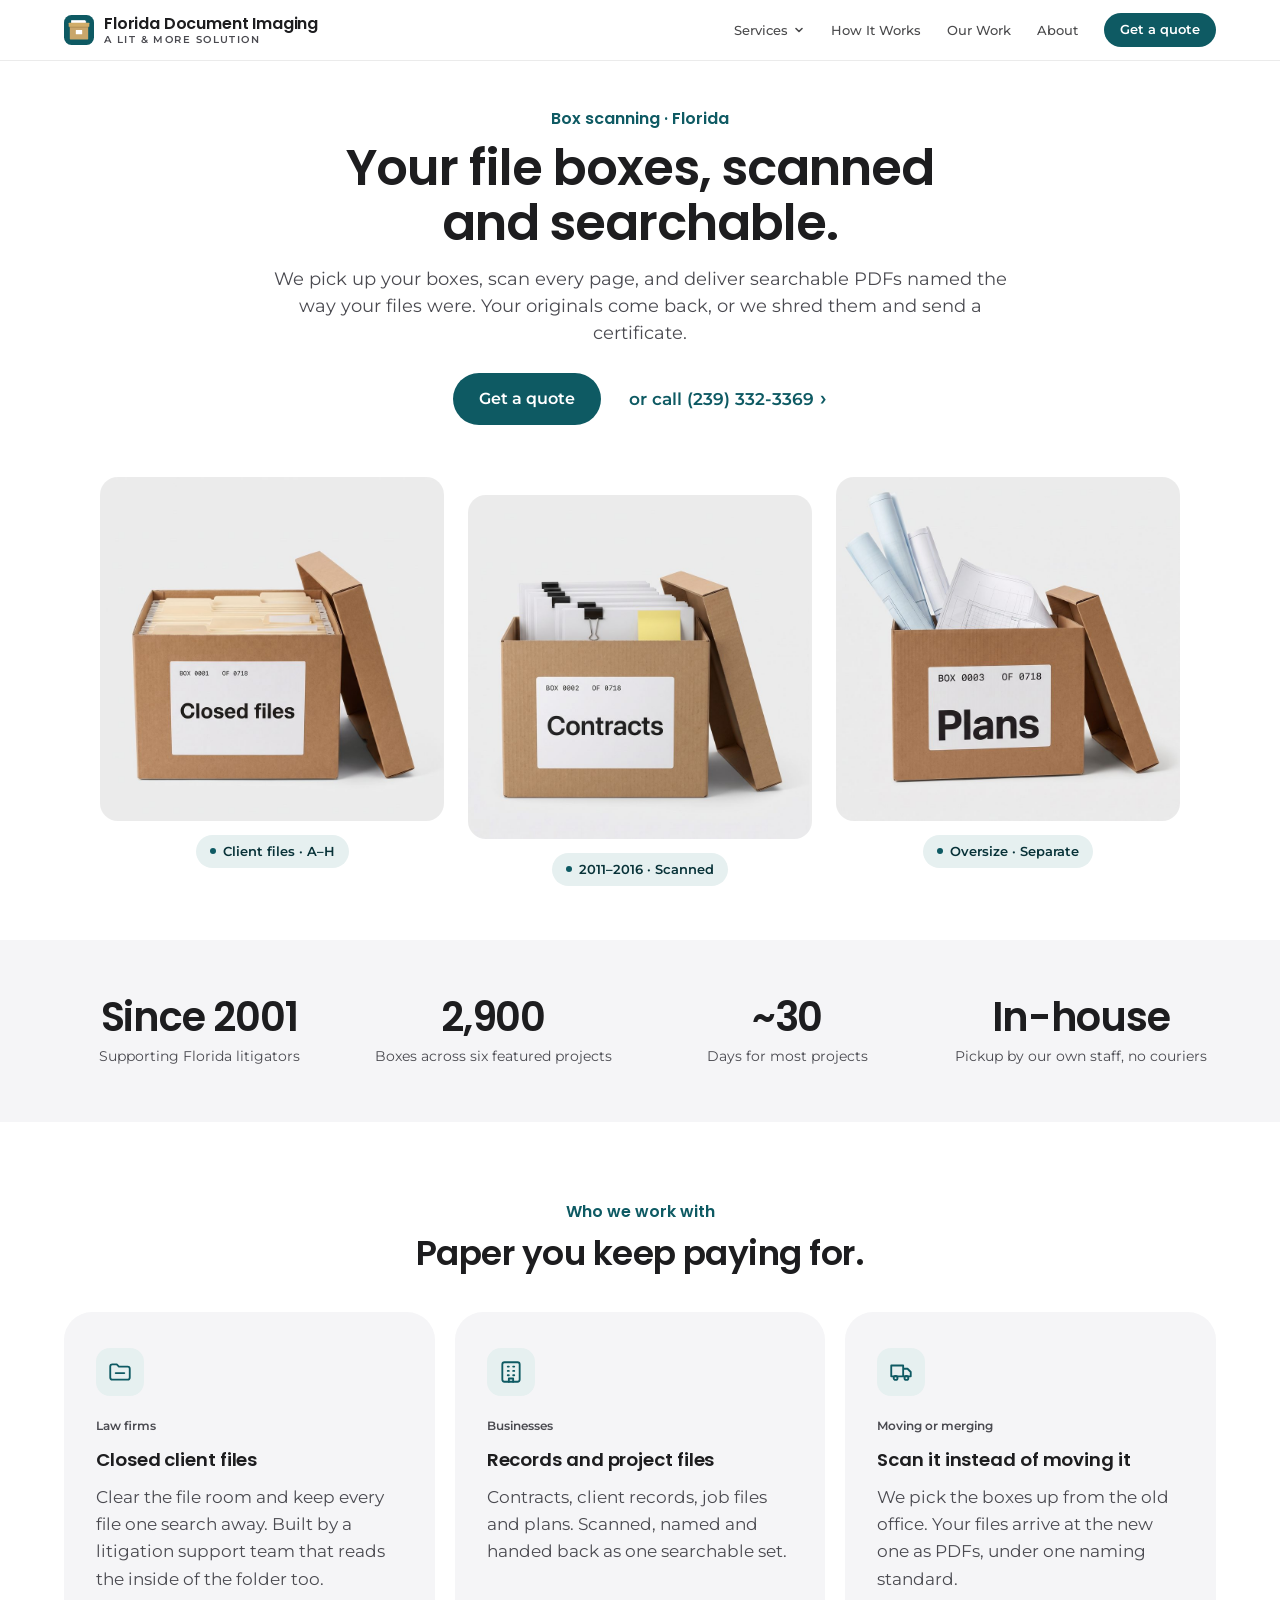
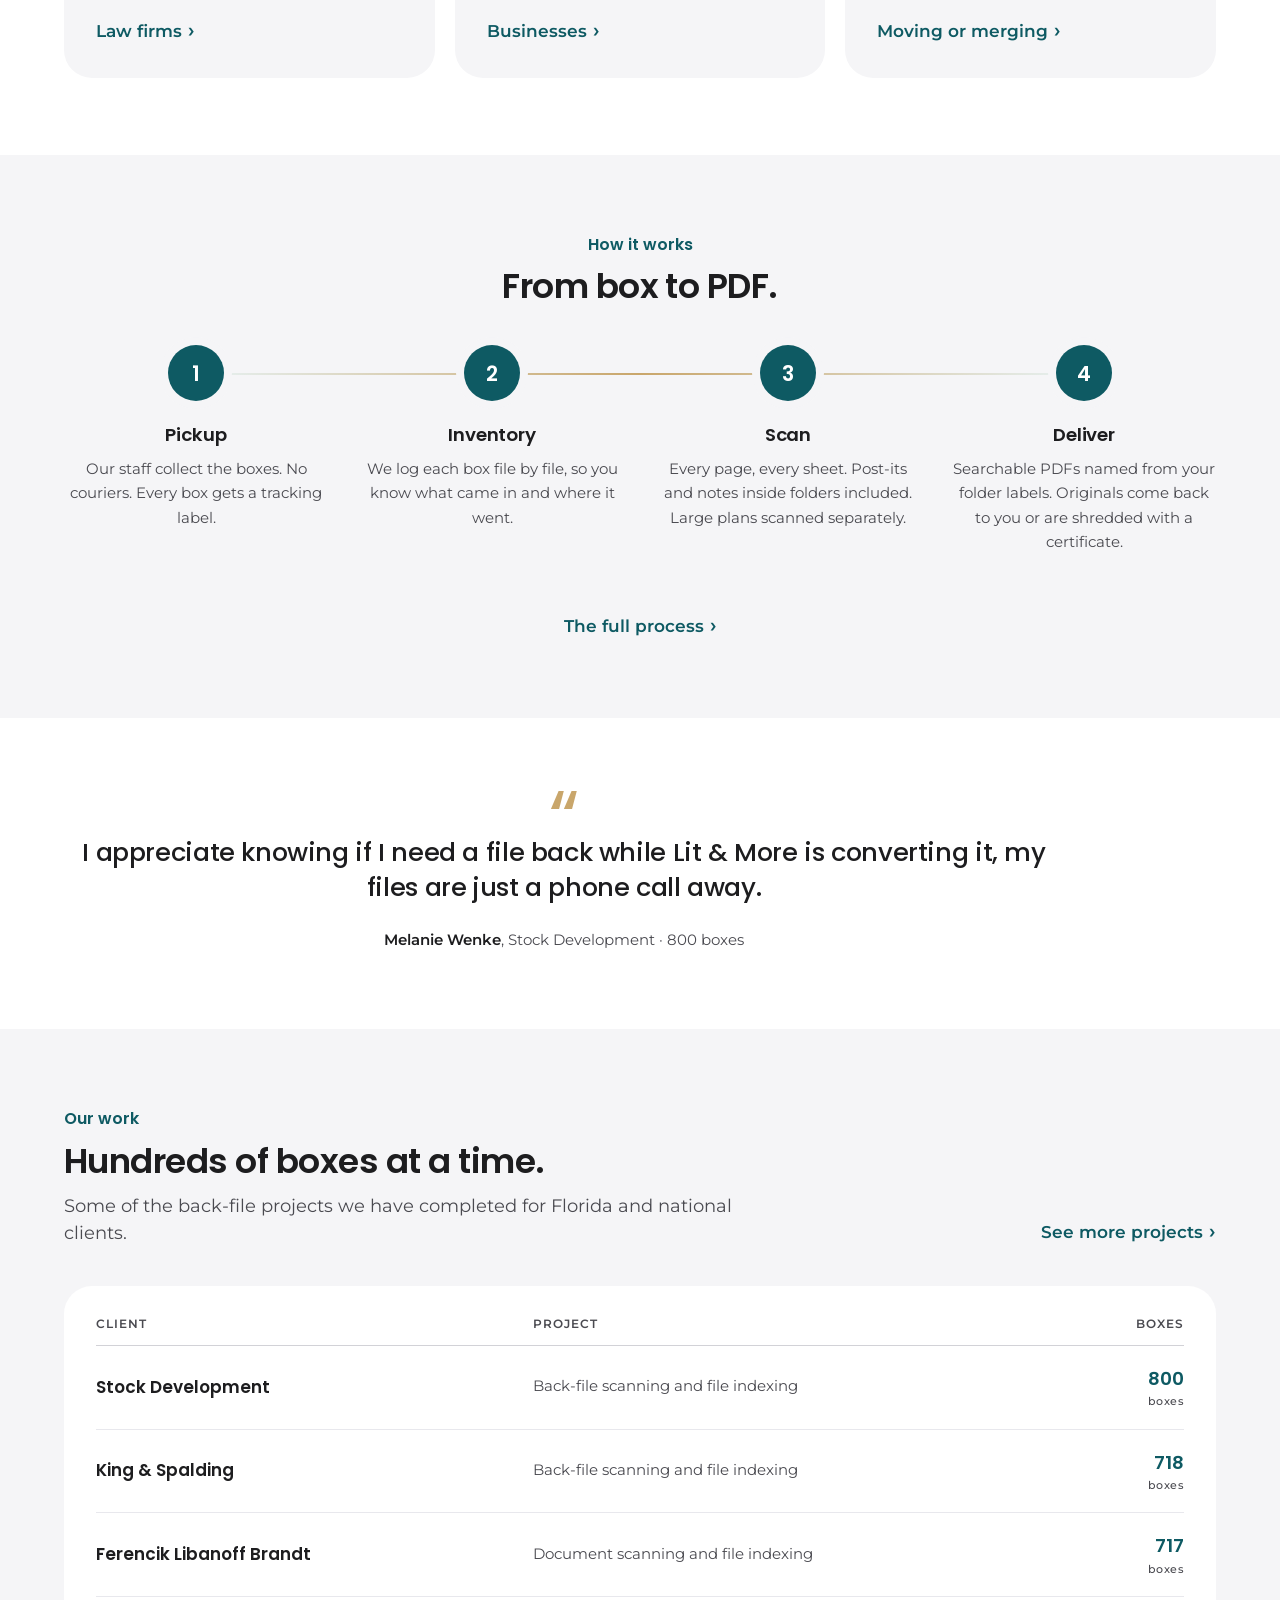
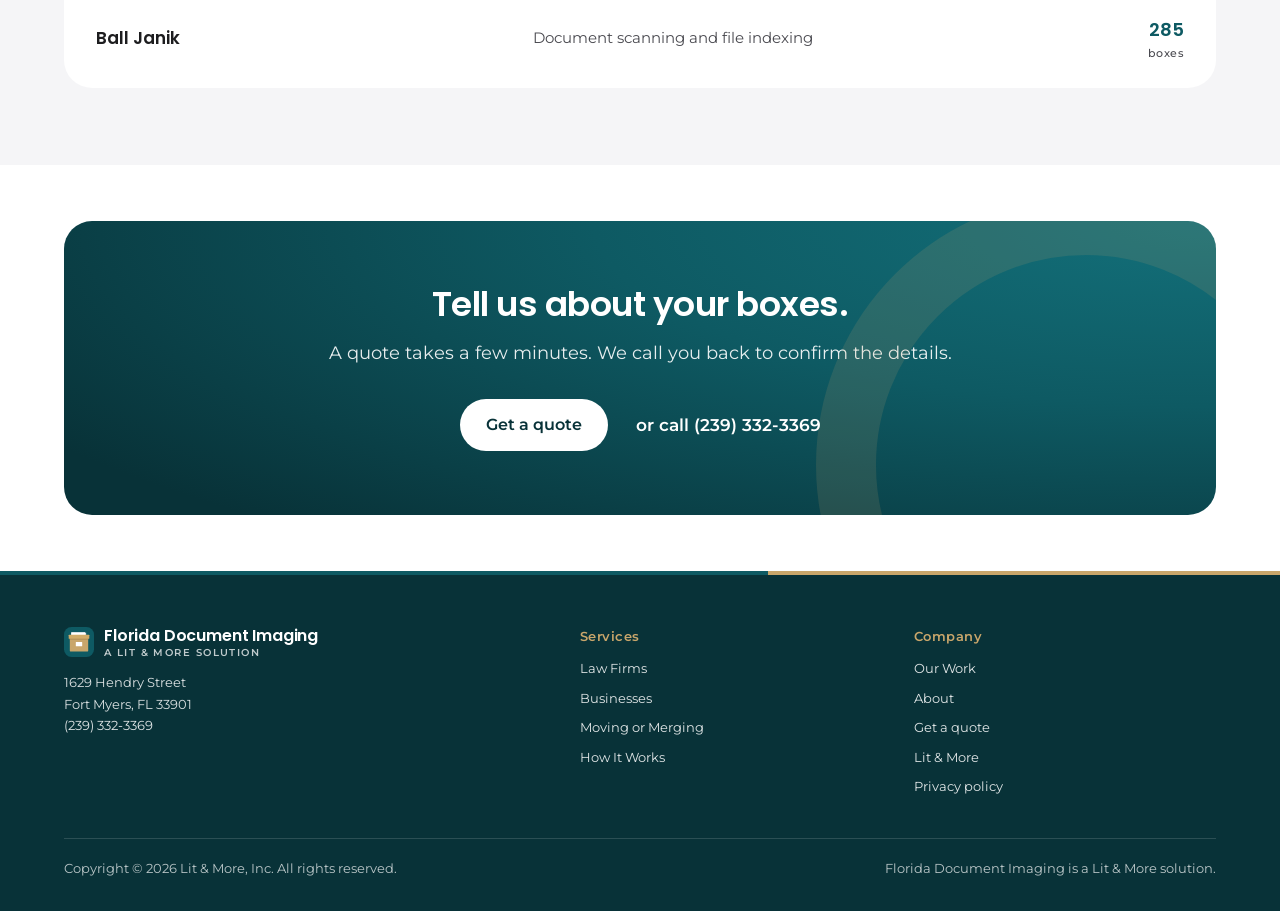
<file: index.html>
<!doctype html><html lang="en"><head><meta charset="utf-8"><meta name="google-site-verification" content="04ldJQL2U4fH4wImJT0mxiM6gd8lHDAYane0gcwhxqc"><script>document.documentElement.className+=" js"</script><meta name="viewport" content="width=device-width, initial-scale=1, viewport-fit=cover"><title>Florida Document Imaging</title><meta name="claude:viewport-fit-sides" content="cover"><meta name="description" content="We pick up your file boxes, scan every page, and deliver searchable PDFs named the way your files were. For Florida law firms and businesses. A Lit &amp; More solution."><link rel="canonical" href="https://www.floridadocumentimaging.com/"><meta property="og:title" content="Florida Document Imaging"><meta property="og:description" content="We pick up your file boxes, scan every page, and deliver searchable PDFs named the way your files were. For Florida law firms and businesses. A Lit &amp; More solution."><meta property="og:url" content="https://www.floridadocumentimaging.com/"><meta property="og:type" content="website"><meta property="og:site_name" content="Florida Document Imaging"><meta property="og:image" content="https://www.floridadocumentimaging.com/images/og-image.jpg"><meta property="og:image:width" content="1200"><meta property="og:image:height" content="630"><meta property="og:image:alt" content="Florida Document Imaging: your file boxes, scanned and searchable."><meta name="twitter:card" content="summary_large_image"><meta name="twitter:image" content="https://www.floridadocumentimaging.com/images/og-image.jpg"><link rel="preconnect" href="https://fonts.googleapis.com"><link rel="preconnect" href="https://fonts.gstatic.com" crossorigin><link rel="stylesheet" href="https://fonts.googleapis.com/css2?family=Montserrat:wght@400;500;600;700&family=Poppins:wght@500;600&display=swap"><meta name="theme-color" content="#ffffff"><link rel="icon" href="/images/favicon.svg" type="image/svg+xml"><link rel="icon" href="/images/favicon-32.png" sizes="32x32" type="image/png"><link rel="apple-touch-icon" href="/images/apple-touch-icon.png"><link rel="stylesheet" href="/styles.css"><script type="application/ld+json">{"@context": "https://schema.org", "@type": "LocalBusiness", "name": "Florida Document Imaging", "parentOrganization": {"@type": "Organization", "name": "Lit & More, Inc.", "url": "https://www.litnmore.com"}, "url": "https://www.floridadocumentimaging.com/", "telephone": "+12393323369", "address": {"@type": "PostalAddress", "streetAddress": "1629 Hendry Street", "addressLocality": "Fort Myers", "addressRegion": "FL", "postalCode": "33901", "addressCountry": "US"}, "areaServed": "Florida", "description": "Box and back-file document scanning for law firms and businesses in Florida."}</script></head><body><header class="site-head"><div class="wrap head-row"><a class="brand" href="/"><svg class="brand-mark" viewBox="0 0 32 32" aria-hidden="true"><rect width="32" height="32" rx="8" fill="#0E5A63"/><rect x="8.4" y="6" width="15.2" height="4" fill="#E3E6EA"/><rect x="7.6" y="5.6" width="14.8" height="4" fill="#fff"/><rect x="6.2" y="11.4" width="19.6" height="14.6" rx=".6" fill="#C9A66B"/><rect x="5" y="8.2" width="22" height="4.3" rx=".6" fill="#D1AD69"/><rect x="6.2" y="12.5" width="19.6" height="1" fill="#B08F55"/><rect x="12.6" y="16" width="6.8" height="4.6" rx=".3" fill="#fff"/></svg><span class="brand-text"><b>Florida Document Imaging</b><small>A Lit &amp; More solution</small></span></a><button class="menu-toggle" aria-expanded="false" aria-controls="site-nav" aria-label="Menu"><span></span><span></span><span></span></button><nav class="nav" id="site-nav" aria-label="Main"><div class="dd"><button class="dd-toggle" type="button" aria-expanded="false" aria-controls="dd-services">Services<svg viewBox="0 0 12 12" aria-hidden="true"><path d="M3 4.5 6 7.5 9 4.5" fill="none" stroke="currentColor" stroke-width="1.6" stroke-linecap="round" stroke-linejoin="round"/></svg></button><div class="dd-menu" id="dd-services"><a href="/law-firms/"><b>Law Firms</b><span>Closed client files</span></a><a href="/businesses/"><b>Businesses</b><span>Records and project files</span></a><a href="/moving-merging/"><b>Moving or Merging</b><span>Scan instead of moving</span></a></div></div><a href="/how-it-works/">How It Works</a><a href="/our-work/">Our Work</a><a href="/about/">About</a><a class="btn sm head-cta" href="/quote/">Get a quote</a></nav></div></header><main>
<section class="hero"><div class="wrap"><p class="eyebrow">Box scanning &middot; Florida</p>
<h1>Your file boxes, scanned and searchable.</h1>
<p class="lede">We pick up your boxes, scan every page, and deliver searchable PDFs named the way your files were. Your originals come back, or we shred them and send a certificate.</p>
<div class="cta-row"><a class="btn" href="/quote/">Get a quote</a><a class="link-more" href="tel:+12393323369">or call (239) 332-3369</a></div>
<div class="boxes">
<figure class="box-photo"><img src="/images/box-closed-files.jpg" alt="File box labeled Box 0001 of 0718, Closed files, filled with manila folders" width="900" height="900"><figcaption><span class="status">Client files &middot; A&ndash;H</span></figcaption></figure>
<figure class="box-photo"><img src="/images/box-contracts.jpg" alt="File box labeled Box 0002 of 0718, Contracts, filled with clipped documents" width="900" height="900"><figcaption><span class="status">2011&ndash;2016 &middot; Scanned</span></figcaption></figure>
<figure class="box-photo"><img src="/images/box-plans.jpg" alt="File box labeled Box 0003 of 0718, Plans, holding rolled blueprints" width="900" height="900"><figcaption><span class="status">Oversize &middot; Separate</span></figcaption></figure>
</div></div></div></section>

<section class="alt tight"><div class="wrap"><div class="stats reveal">
<div class="stat"><b>Since 2001</b><span>Supporting Florida litigators</span></div>
<div class="stat"><b>2,900</b><span>Boxes across six featured projects</span></div>
<div class="stat"><b>~30</b><span>Days for most projects</span></div>
<div class="stat"><b>In-house</b><span>Pickup by our own staff, no couriers</span></div>
</div></div></section>

<section><div class="wrap">
<div class="section-head center reveal"><p class="eyebrow">Who we work with</p><h2>Paper you keep paying for.</h2></div>
<div class="cards">
<div class="card reveal"><div class="icon"><svg viewBox="0 0 24 24" fill="none" stroke="currentColor" stroke-width="1.7" stroke-linecap="round" stroke-linejoin="round" aria-hidden="true"><path d="M3 7a2 2 0 0 1 2-2h4l2 2h8a2 2 0 0 1 2 2v8a2 2 0 0 1-2 2H5a2 2 0 0 1-2-2z"/><path d="M8 13h8"/></svg></div><span class="kicker">Law firms</span><h3>Closed client files</h3><p>Clear the file room and keep every file one search away. Built by a litigation support team that reads the inside of the folder too.</p><a class="link-more" href="/law-firms/">Law firms</a></div>
<div class="card reveal"><div class="icon"><svg viewBox="0 0 24 24" fill="none" stroke="currentColor" stroke-width="1.7" stroke-linecap="round" stroke-linejoin="round" aria-hidden="true"><rect x="4" y="3" width="16" height="18" rx="2"/><path d="M9 7h1M14 7h1M9 11h1M14 11h1M9 15h1M14 15h1M10 21v-3h4v3"/></svg></div><span class="kicker">Businesses</span><h3>Records and project files</h3><p>Contracts, client records, job files and plans. Scanned, named and handed back as one searchable set.</p><a class="link-more" href="/businesses/">Businesses</a></div>
<div class="card reveal"><div class="icon"><svg viewBox="0 0 24 24" fill="none" stroke="currentColor" stroke-width="1.7" stroke-linecap="round" stroke-linejoin="round" aria-hidden="true"><path d="M3 6h11v10H3zM14 9h4l3 3v4h-7"/><circle cx="7" cy="17.5" r="1.8"/><circle cx="17" cy="17.5" r="1.8"/></svg></div><span class="kicker">Moving or merging</span><h3>Scan it instead of moving it</h3><p>We pick the boxes up from the old office. Your files arrive at the new one as PDFs, under one naming standard.</p><a class="link-more" href="/moving-merging/">Moving or merging</a></div>
</div></div></section>
<section class="alt"><div class="wrap">
<div class="section-head center reveal"><p class="eyebrow">How it works</p><h2>From box to PDF.</h2></div>
<ol class="steps reveal">
<li><h3>Pickup</h3><p>Our staff collect the boxes. No couriers. Every box gets a tracking label.</p></li>
<li><h3>Inventory</h3><p>We log each box file by file, so you know what came in and where it went.</p></li>
<li><h3>Scan</h3><p>Every page, every sheet. Post-its and notes inside folders included. Large plans scanned separately.</p></li>
<li><h3>Deliver</h3><p>Searchable PDFs named from your folder labels. Originals come back to you or are shredded with a certificate.</p></li>
</ol>
<p class="center reveal" style="margin-top:56px"><a class="link-more" href="/how-it-works/">The full process</a></p>
</div></section>

<section><div class="wrap"><figure class="quote reveal" style="margin:0"><div class="mark" aria-hidden="true">&ldquo;</div><blockquote style="margin:0"><p>I appreciate knowing if I need a file back while Lit &amp; More is converting it, my files are just a phone call away.</p></blockquote><figcaption><cite><b>Melanie Wenke</b>, Stock Development &middot; 800 boxes</cite></figcaption></figure></div></section>

<section class="alt"><div class="wrap">
<div class="section-head head-row-split reveal"><div><p class="eyebrow">Our work</p><h2>Hundreds of boxes at a time.</h2>
<p class="lede">Some of the back-file projects we have completed for Florida and national clients.</p></div>
<a class="link-more" href="/our-work/">See more projects</a></div>
<div class="clients reveal"><table><thead><tr><th>Client</th><th>Project</th><th>Boxes</th></tr></thead><tbody><tr><td>Stock Development</td><td class="proj">Back-file scanning and file indexing</td><td class="num">800<small>boxes</small></td></tr><tr><td>King &amp; Spalding</td><td class="proj">Back-file scanning and file indexing</td><td class="num">718<small>boxes</small></td></tr><tr><td>Ferencik Libanoff Brandt</td><td class="proj">Document scanning and file indexing</td><td class="num">717<small>boxes</small></td></tr><tr><td>Ball Janik</td><td class="proj">Document scanning and file indexing</td><td class="num">285<small>boxes</small></td></tr></tbody></table></div>
</div></section>
<section class="tight"><div class="wrap"><div class="cta-panel reveal"><h2>Tell us about your boxes.</h2><p class="lede">A quote takes a few minutes. We call you back to confirm the details.</p><div class="cta-row"><a class="btn light" href="/quote/">Get a quote</a><a class="phone-link" href="tel:+12393323369">or call (239) 332-3369</a></div></div></div></section>
</main><footer class="site-foot"><div class="wrap">
<div class="foot-grid">
<div class="foot-brand"><a class="brand" href="/"><svg class="brand-mark" viewBox="0 0 32 32" aria-hidden="true"><rect width="32" height="32" rx="8" fill="#0E5A63"/><rect x="8.4" y="6" width="15.2" height="4" fill="#E3E6EA"/><rect x="7.6" y="5.6" width="14.8" height="4" fill="#fff"/><rect x="6.2" y="11.4" width="19.6" height="14.6" rx=".6" fill="#C9A66B"/><rect x="5" y="8.2" width="22" height="4.3" rx=".6" fill="#D1AD69"/><rect x="6.2" y="12.5" width="19.6" height="1" fill="#B08F55"/><rect x="12.6" y="16" width="6.8" height="4.6" rx=".3" fill="#fff"/></svg><span class="brand-text"><b>Florida Document Imaging</b><small>A Lit &amp; More solution</small></span></a><p>1629 Hendry Street<br>Fort Myers, FL 33901<br><a href="tel:+12393323369">(239) 332-3369</a></p></div>
<div><h4>Services</h4><ul><li><a href="/law-firms/">Law Firms</a></li><li><a href="/businesses/">Businesses</a></li><li><a href="/moving-merging/">Moving or Merging</a></li><li><a href="/how-it-works/">How It Works</a></li></ul></div>
<div><h4>Company</h4><ul><li><a href="/our-work/">Our Work</a></li><li><a href="/about/">About</a></li><li><a href="/quote/">Get a quote</a></li><li><a href="https://www.litnmore.com" rel="noopener">Lit &amp; More</a></li><li><a href="https://www.litnmore.com/privacy-policy/" rel="noopener">Privacy policy</a></li></ul></div>
</div>
<div class="foot-base"><span>Copyright &copy; <span data-year>2026</span> Lit &amp; More, Inc. All rights reserved.</span><span>Florida Document Imaging is a Lit &amp; More solution.</span></div>
</div></footer><script src="/site.js"></script><script type="text/javascript" id="hs-script-loader" async defer src="https://js.hs-scripts.com/243506781.js"></script></body></html>
</file>
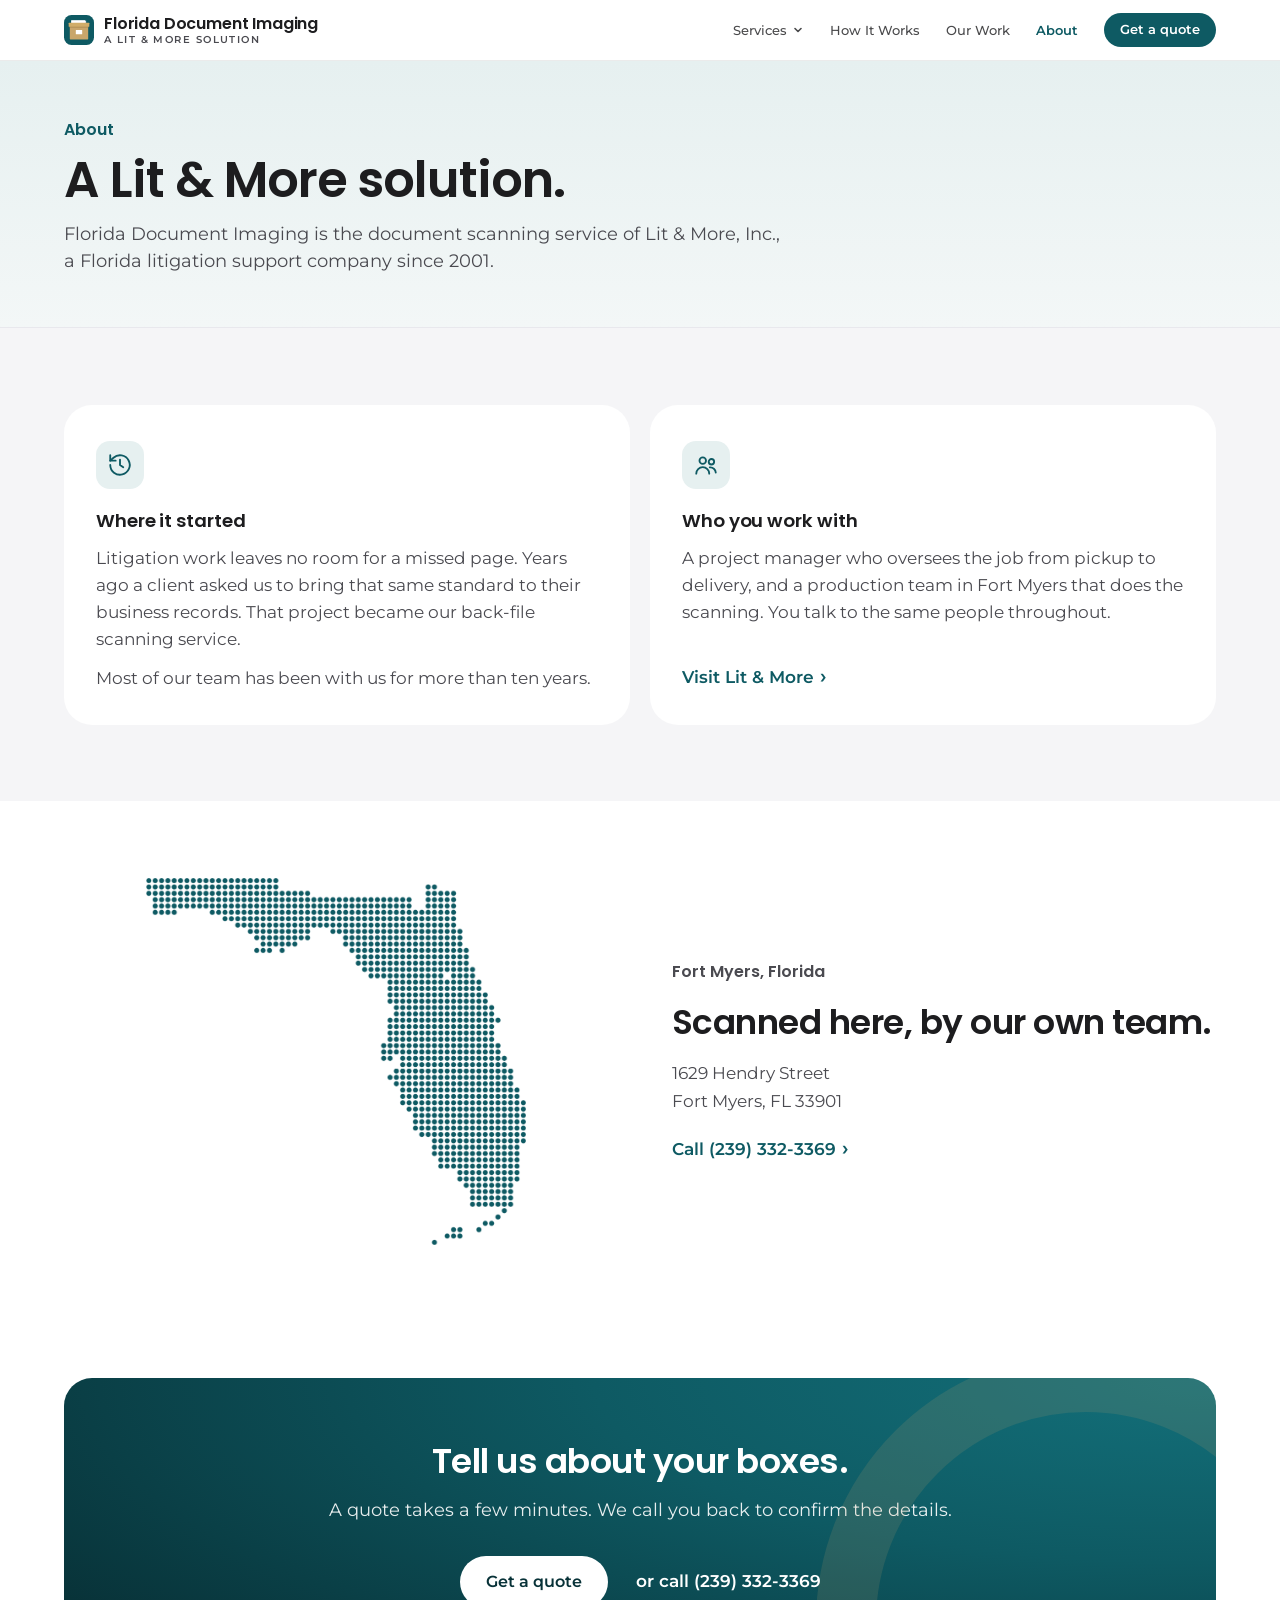
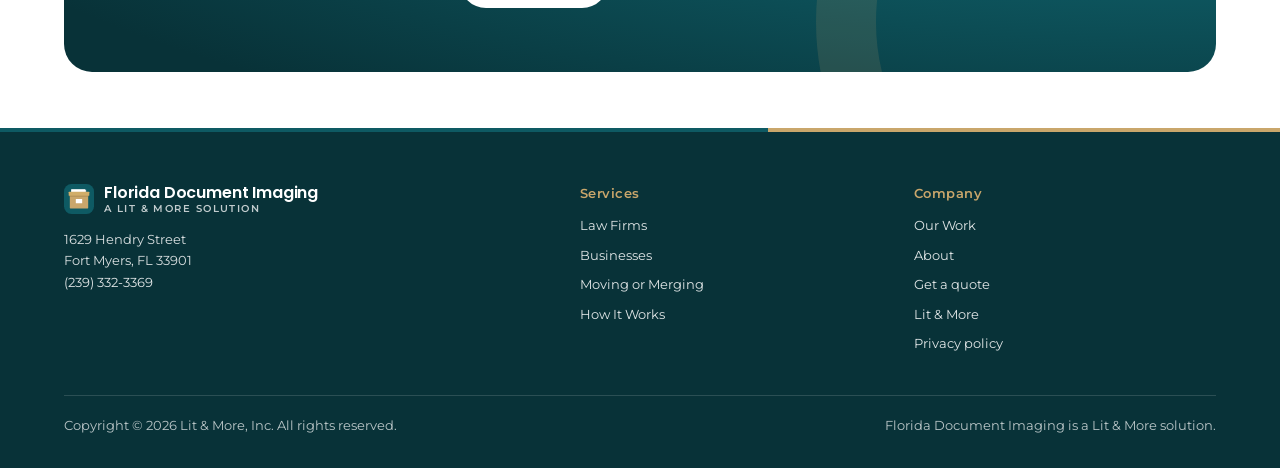
<file: about.html>
<!doctype html><html lang="en"><head><meta charset="utf-8"><script>document.documentElement.className+=" js"</script><meta name="viewport" content="width=device-width, initial-scale=1, viewport-fit=cover"><title>About | Florida Document Imaging</title><meta name="claude:viewport-fit-sides" content="cover"><meta name="description" content="Florida Document Imaging is a Lit &amp; More solution. Litigation support in Florida since 2001."><link rel="canonical" href="https://www.floridadocumentimaging.com/about/"><meta property="og:title" content="About | Florida Document Imaging"><meta property="og:description" content="Florida Document Imaging is a Lit &amp; More solution. Litigation support in Florida since 2001."><meta property="og:url" content="https://www.floridadocumentimaging.com/about/"><meta property="og:type" content="website"><meta property="og:site_name" content="Florida Document Imaging"><meta property="og:image" content="https://www.floridadocumentimaging.com/images/og-image.jpg"><meta property="og:image:width" content="1200"><meta property="og:image:height" content="630"><meta property="og:image:alt" content="Florida Document Imaging: your file boxes, scanned and searchable."><meta name="twitter:card" content="summary_large_image"><meta name="twitter:image" content="https://www.floridadocumentimaging.com/images/og-image.jpg"><link rel="preconnect" href="https://fonts.googleapis.com"><link rel="preconnect" href="https://fonts.gstatic.com" crossorigin><link rel="stylesheet" href="https://fonts.googleapis.com/css2?family=Montserrat:wght@400;500;600;700&family=Poppins:wght@500;600&display=swap"><meta name="theme-color" content="#ffffff"><link rel="icon" href="/images/favicon.svg" type="image/svg+xml"><link rel="icon" href="/images/favicon-32.png" sizes="32x32" type="image/png"><link rel="apple-touch-icon" href="/images/apple-touch-icon.png"><link rel="stylesheet" href="/styles.css"></head><body><header class="site-head"><div class="wrap head-row"><a class="brand" href="/"><svg class="brand-mark" viewBox="0 0 32 32" aria-hidden="true"><rect width="32" height="32" rx="8" fill="#0E5A63"/><rect x="8.4" y="6" width="15.2" height="4" fill="#E3E6EA"/><rect x="7.6" y="5.6" width="14.8" height="4" fill="#fff"/><rect x="6.2" y="11.4" width="19.6" height="14.6" rx=".6" fill="#C9A66B"/><rect x="5" y="8.2" width="22" height="4.3" rx=".6" fill="#D1AD69"/><rect x="6.2" y="12.5" width="19.6" height="1" fill="#B08F55"/><rect x="12.6" y="16" width="6.8" height="4.6" rx=".3" fill="#fff"/></svg><span class="brand-text"><b>Florida Document Imaging</b><small>A Lit &amp; More solution</small></span></a><button class="menu-toggle" aria-expanded="false" aria-controls="site-nav" aria-label="Menu"><span></span><span></span><span></span></button><nav class="nav" id="site-nav" aria-label="Main"><div class="dd"><button class="dd-toggle" type="button" aria-expanded="false" aria-controls="dd-services">Services<svg viewBox="0 0 12 12" aria-hidden="true"><path d="M3 4.5 6 7.5 9 4.5" fill="none" stroke="currentColor" stroke-width="1.6" stroke-linecap="round" stroke-linejoin="round"/></svg></button><div class="dd-menu" id="dd-services"><a href="/law-firms/"><b>Law Firms</b><span>Closed client files</span></a><a href="/businesses/"><b>Businesses</b><span>Records and project files</span></a><a href="/moving-merging/"><b>Moving or Merging</b><span>Scan instead of moving</span></a></div></div><a href="/how-it-works/">How It Works</a><a href="/our-work/">Our Work</a><a href="/about/" aria-current="page">About</a><a class="btn sm head-cta" href="/quote/">Get a quote</a></nav></div></header><main><section class="hero page"><div class="wrap"><p class="eyebrow">About</p><h1>A Lit &amp; More solution.</h1><p class="lede">Florida Document Imaging is the document scanning service of Lit &amp; More, Inc., a Florida litigation support company since 2001.</p></div></section>
<section class="alt"><div class="wrap"><div class="cards two">
<div class="card reveal"><div class="icon"><svg viewBox="0 0 24 24" fill="none" stroke="currentColor" stroke-width="1.7" stroke-linecap="round" stroke-linejoin="round" aria-hidden="true"><path d="M3 12a9 9 0 1 0 3-6.7L3 8"/><path d="M3 3v5h5M12 7v5l3 2"/></svg></div><h3>Where it started</h3><p>Litigation work leaves no room for a missed page. Years ago a client asked us to bring that same standard to their business records. That project became our back-file scanning service.</p><p>Most of our team has been with us for more than ten years.</p></div>
<div class="card reveal"><div class="icon"><svg viewBox="0 0 24 24" fill="none" stroke="currentColor" stroke-width="1.7" stroke-linecap="round" stroke-linejoin="round" aria-hidden="true"><circle cx="9" cy="8" r="3"/><path d="M3 20a6 6 0 0 1 12 0"/><circle cx="17" cy="9" r="2.5"/><path d="M15.5 14.2A5 5 0 0 1 21 19"/></svg></div><h3>Who you work with</h3><p>A project manager who oversees the job from pickup to delivery, and a production team in Fort Myers that does the scanning. You talk to the same people throughout.</p><a class="link-more" href="https://www.litnmore.com" rel="noopener">Visit Lit &amp; More</a></div>
</div></div></section>
<section><div class="wrap split">
<div class="map reveal"><img src="/images/florida-map.png" alt="Map of Florida" loading="lazy"></div>
<div class="stack reveal"><p class="eyebrow">Fort Myers, Florida</p><h2>Scanned here, by our own team.</h2>
<p>1629 Hendry Street<br>Fort Myers, FL 33901</p>
<p><a class="link-more" href="tel:+12393323369">Call (239) 332-3369</a></p></div>
</div></section>
<section class="tight"><div class="wrap"><div class="cta-panel reveal"><h2>Tell us about your boxes.</h2><p class="lede">A quote takes a few minutes. We call you back to confirm the details.</p><div class="cta-row"><a class="btn light" href="/quote/">Get a quote</a><a class="phone-link" href="tel:+12393323369">or call (239) 332-3369</a></div></div></div></section></main><footer class="site-foot"><div class="wrap">
<div class="foot-grid">
<div class="foot-brand"><a class="brand" href="/"><svg class="brand-mark" viewBox="0 0 32 32" aria-hidden="true"><rect width="32" height="32" rx="8" fill="#0E5A63"/><rect x="8.4" y="6" width="15.2" height="4" fill="#E3E6EA"/><rect x="7.6" y="5.6" width="14.8" height="4" fill="#fff"/><rect x="6.2" y="11.4" width="19.6" height="14.6" rx=".6" fill="#C9A66B"/><rect x="5" y="8.2" width="22" height="4.3" rx=".6" fill="#D1AD69"/><rect x="6.2" y="12.5" width="19.6" height="1" fill="#B08F55"/><rect x="12.6" y="16" width="6.8" height="4.6" rx=".3" fill="#fff"/></svg><span class="brand-text"><b>Florida Document Imaging</b><small>A Lit &amp; More solution</small></span></a><p>1629 Hendry Street<br>Fort Myers, FL 33901<br><a href="tel:+12393323369">(239) 332-3369</a></p></div>
<div><h4>Services</h4><ul><li><a href="/law-firms/">Law Firms</a></li><li><a href="/businesses/">Businesses</a></li><li><a href="/moving-merging/">Moving or Merging</a></li><li><a href="/how-it-works/">How It Works</a></li></ul></div>
<div><h4>Company</h4><ul><li><a href="/our-work/">Our Work</a></li><li><a href="/about/">About</a></li><li><a href="/quote/">Get a quote</a></li><li><a href="https://www.litnmore.com" rel="noopener">Lit &amp; More</a></li><li><a href="https://www.litnmore.com/privacy-policy/" rel="noopener">Privacy policy</a></li></ul></div>
</div>
<div class="foot-base"><span>Copyright &copy; <span data-year>2026</span> Lit &amp; More, Inc. All rights reserved.</span><span>Florida Document Imaging is a Lit &amp; More solution.</span></div>
</div></footer><script src="/site.js"></script><script type="text/javascript" id="hs-script-loader" async defer src="https://js.hs-scripts.com/243506781.js"></script></body></html>
</file>
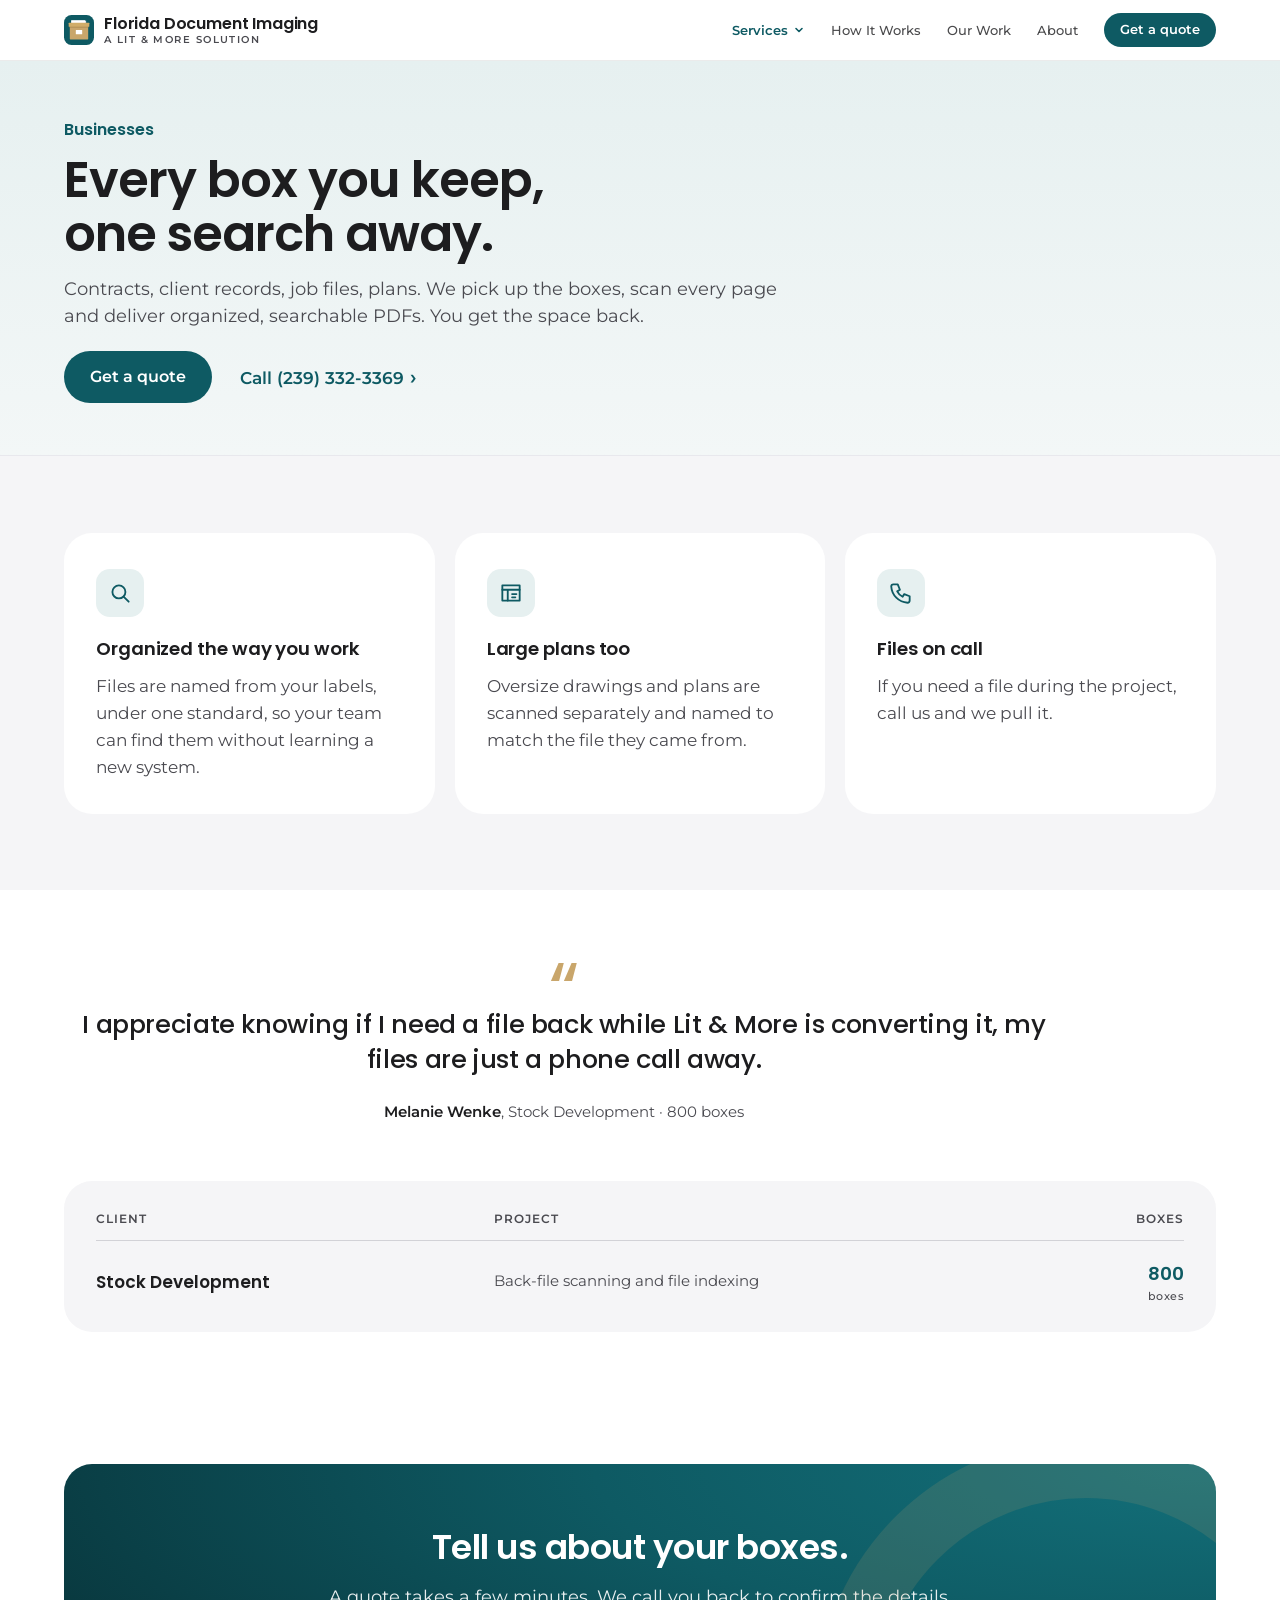
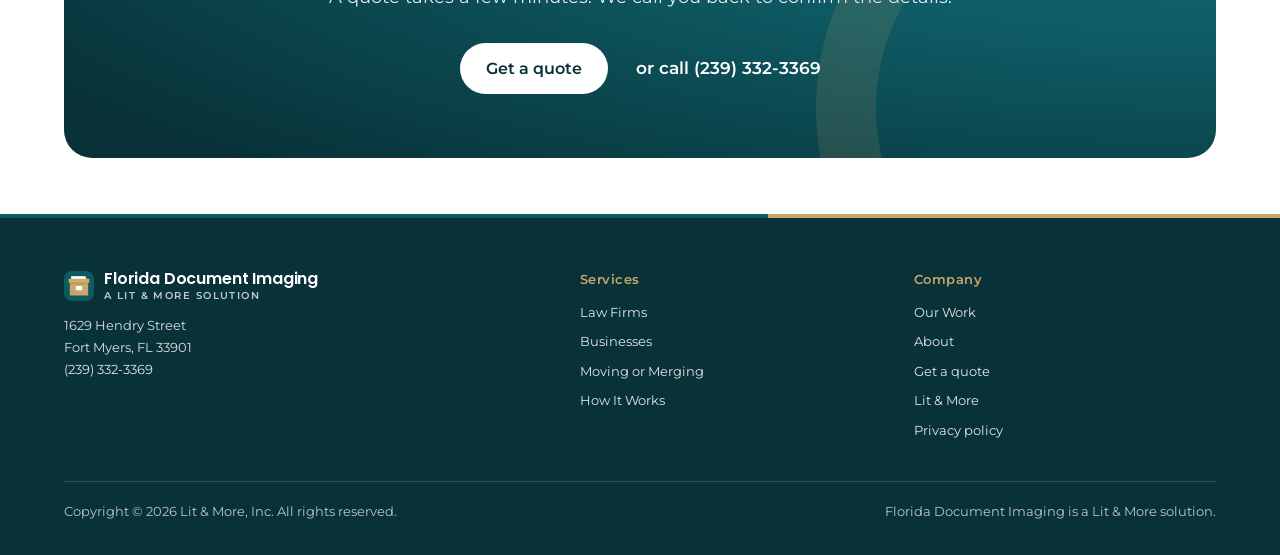
<file: businesses.html>
<!doctype html><html lang="en"><head><meta charset="utf-8"><script>document.documentElement.className+=" js"</script><meta name="viewport" content="width=device-width, initial-scale=1, viewport-fit=cover"><title>Business Document Scanning | Florida Document Imaging</title><meta name="claude:viewport-fit-sides" content="cover"><meta name="description" content="Box scanning for Florida businesses: contracts, client records, job files and oversize plans, delivered as searchable PDFs."><link rel="canonical" href="https://www.floridadocumentimaging.com/businesses/"><meta property="og:title" content="Business Document Scanning | Florida Document Imaging"><meta property="og:description" content="Box scanning for Florida businesses: contracts, client records, job files and oversize plans, delivered as searchable PDFs."><meta property="og:url" content="https://www.floridadocumentimaging.com/businesses/"><meta property="og:type" content="website"><meta property="og:site_name" content="Florida Document Imaging"><meta property="og:image" content="https://www.floridadocumentimaging.com/images/og-image.jpg"><meta property="og:image:width" content="1200"><meta property="og:image:height" content="630"><meta property="og:image:alt" content="Florida Document Imaging: your file boxes, scanned and searchable."><meta name="twitter:card" content="summary_large_image"><meta name="twitter:image" content="https://www.floridadocumentimaging.com/images/og-image.jpg"><link rel="preconnect" href="https://fonts.googleapis.com"><link rel="preconnect" href="https://fonts.gstatic.com" crossorigin><link rel="stylesheet" href="https://fonts.googleapis.com/css2?family=Montserrat:wght@400;500;600;700&family=Poppins:wght@500;600&display=swap"><meta name="theme-color" content="#ffffff"><link rel="icon" href="/images/favicon.svg" type="image/svg+xml"><link rel="icon" href="/images/favicon-32.png" sizes="32x32" type="image/png"><link rel="apple-touch-icon" href="/images/apple-touch-icon.png"><link rel="stylesheet" href="/styles.css"></head><body><header class="site-head"><div class="wrap head-row"><a class="brand" href="/"><svg class="brand-mark" viewBox="0 0 32 32" aria-hidden="true"><rect width="32" height="32" rx="8" fill="#0E5A63"/><rect x="8.4" y="6" width="15.2" height="4" fill="#E3E6EA"/><rect x="7.6" y="5.6" width="14.8" height="4" fill="#fff"/><rect x="6.2" y="11.4" width="19.6" height="14.6" rx=".6" fill="#C9A66B"/><rect x="5" y="8.2" width="22" height="4.3" rx=".6" fill="#D1AD69"/><rect x="6.2" y="12.5" width="19.6" height="1" fill="#B08F55"/><rect x="12.6" y="16" width="6.8" height="4.6" rx=".3" fill="#fff"/></svg><span class="brand-text"><b>Florida Document Imaging</b><small>A Lit &amp; More solution</small></span></a><button class="menu-toggle" aria-expanded="false" aria-controls="site-nav" aria-label="Menu"><span></span><span></span><span></span></button><nav class="nav" id="site-nav" aria-label="Main"><div class="dd is-current"><button class="dd-toggle" type="button" aria-expanded="false" aria-controls="dd-services">Services<svg viewBox="0 0 12 12" aria-hidden="true"><path d="M3 4.5 6 7.5 9 4.5" fill="none" stroke="currentColor" stroke-width="1.6" stroke-linecap="round" stroke-linejoin="round"/></svg></button><div class="dd-menu" id="dd-services"><a href="/law-firms/"><b>Law Firms</b><span>Closed client files</span></a><a href="/businesses/" aria-current="page"><b>Businesses</b><span>Records and project files</span></a><a href="/moving-merging/"><b>Moving or Merging</b><span>Scan instead of moving</span></a></div></div><a href="/how-it-works/">How It Works</a><a href="/our-work/">Our Work</a><a href="/about/">About</a><a class="btn sm head-cta" href="/quote/">Get a quote</a></nav></div></header><main><section class="hero page"><div class="wrap"><p class="eyebrow">Businesses</p><h1>Every box you keep, one search away.</h1><p class="lede">Contracts, client records, job files, plans. We pick up the boxes, scan every page and deliver organized, searchable PDFs. You get the space back.</p><div class="cta-row"><a class="btn" href="/quote/">Get a quote</a><a class="link-more" href="tel:+12393323369">Call (239) 332-3369</a></div></div></section>
<section class="alt"><div class="wrap"><div class="cards">
<div class="card reveal"><div class="icon"><svg viewBox="0 0 24 24" fill="none" stroke="currentColor" stroke-width="1.7" stroke-linecap="round" stroke-linejoin="round" aria-hidden="true"><circle cx="11" cy="11" r="6"/><path d="m20 20-4.5-4.5"/></svg></div><h3>Organized the way you work</h3><p>Files are named from your labels, under one standard, so your team can find them without learning a new system.</p></div>
<div class="card reveal"><div class="icon"><svg viewBox="0 0 24 24" fill="none" stroke="currentColor" stroke-width="1.7" stroke-linecap="round" stroke-linejoin="round" aria-hidden="true"><path d="M4 5h16v14H4z"/><path d="M4 9h16M9 9v10M13 13h4M13 16h3"/></svg></div><h3>Large plans too</h3><p>Oversize drawings and plans are scanned separately and named to match the file they came from.</p></div>
<div class="card reveal"><div class="icon"><svg viewBox="0 0 24 24" fill="none" stroke="currentColor" stroke-width="1.7" stroke-linecap="round" stroke-linejoin="round" aria-hidden="true"><path d="M5 4h4l2 5-2.5 1.5a11 11 0 0 0 5 5L15 13l5 2v4a2 2 0 0 1-2 2A16 16 0 0 1 3 6a2 2 0 0 1 2-2"/></svg></div><h3>Files on call</h3><p>If you need a file during the project, call us and we pull it.</p></div>
</div></div></section>
<section><div class="wrap"><figure class="quote reveal" style="margin:0"><div class="mark" aria-hidden="true">&ldquo;</div><blockquote style="margin:0"><p>I appreciate knowing if I need a file back while Lit &amp; More is converting it, my files are just a phone call away.</p></blockquote><figcaption><cite><b>Melanie Wenke</b>, Stock Development &middot; 800 boxes</cite></figcaption></figure>
<div class="wrap narrow" style="margin-top:56px;padding:0"><div class="clients reveal"><table><thead><tr><th>Client</th><th>Project</th><th>Boxes</th></tr></thead><tbody><tr><td>Stock Development</td><td class="proj">Back-file scanning and file indexing</td><td class="num">800<small>boxes</small></td></tr></tbody></table></div></div></div></section>
<section class="tight"><div class="wrap"><div class="cta-panel reveal"><h2>Tell us about your boxes.</h2><p class="lede">A quote takes a few minutes. We call you back to confirm the details.</p><div class="cta-row"><a class="btn light" href="/quote/">Get a quote</a><a class="phone-link" href="tel:+12393323369">or call (239) 332-3369</a></div></div></div></section></main><footer class="site-foot"><div class="wrap">
<div class="foot-grid">
<div class="foot-brand"><a class="brand" href="/"><svg class="brand-mark" viewBox="0 0 32 32" aria-hidden="true"><rect width="32" height="32" rx="8" fill="#0E5A63"/><rect x="8.4" y="6" width="15.2" height="4" fill="#E3E6EA"/><rect x="7.6" y="5.6" width="14.8" height="4" fill="#fff"/><rect x="6.2" y="11.4" width="19.6" height="14.6" rx=".6" fill="#C9A66B"/><rect x="5" y="8.2" width="22" height="4.3" rx=".6" fill="#D1AD69"/><rect x="6.2" y="12.5" width="19.6" height="1" fill="#B08F55"/><rect x="12.6" y="16" width="6.8" height="4.6" rx=".3" fill="#fff"/></svg><span class="brand-text"><b>Florida Document Imaging</b><small>A Lit &amp; More solution</small></span></a><p>1629 Hendry Street<br>Fort Myers, FL 33901<br><a href="tel:+12393323369">(239) 332-3369</a></p></div>
<div><h4>Services</h4><ul><li><a href="/law-firms/">Law Firms</a></li><li><a href="/businesses/">Businesses</a></li><li><a href="/moving-merging/">Moving or Merging</a></li><li><a href="/how-it-works/">How It Works</a></li></ul></div>
<div><h4>Company</h4><ul><li><a href="/our-work/">Our Work</a></li><li><a href="/about/">About</a></li><li><a href="/quote/">Get a quote</a></li><li><a href="https://www.litnmore.com" rel="noopener">Lit &amp; More</a></li><li><a href="https://www.litnmore.com/privacy-policy/" rel="noopener">Privacy policy</a></li></ul></div>
</div>
<div class="foot-base"><span>Copyright &copy; <span data-year>2026</span> Lit &amp; More, Inc. All rights reserved.</span><span>Florida Document Imaging is a Lit &amp; More solution.</span></div>
</div></footer><script src="/site.js"></script><script type="text/javascript" id="hs-script-loader" async defer src="https://js.hs-scripts.com/243506781.js"></script></body></html>
</file>
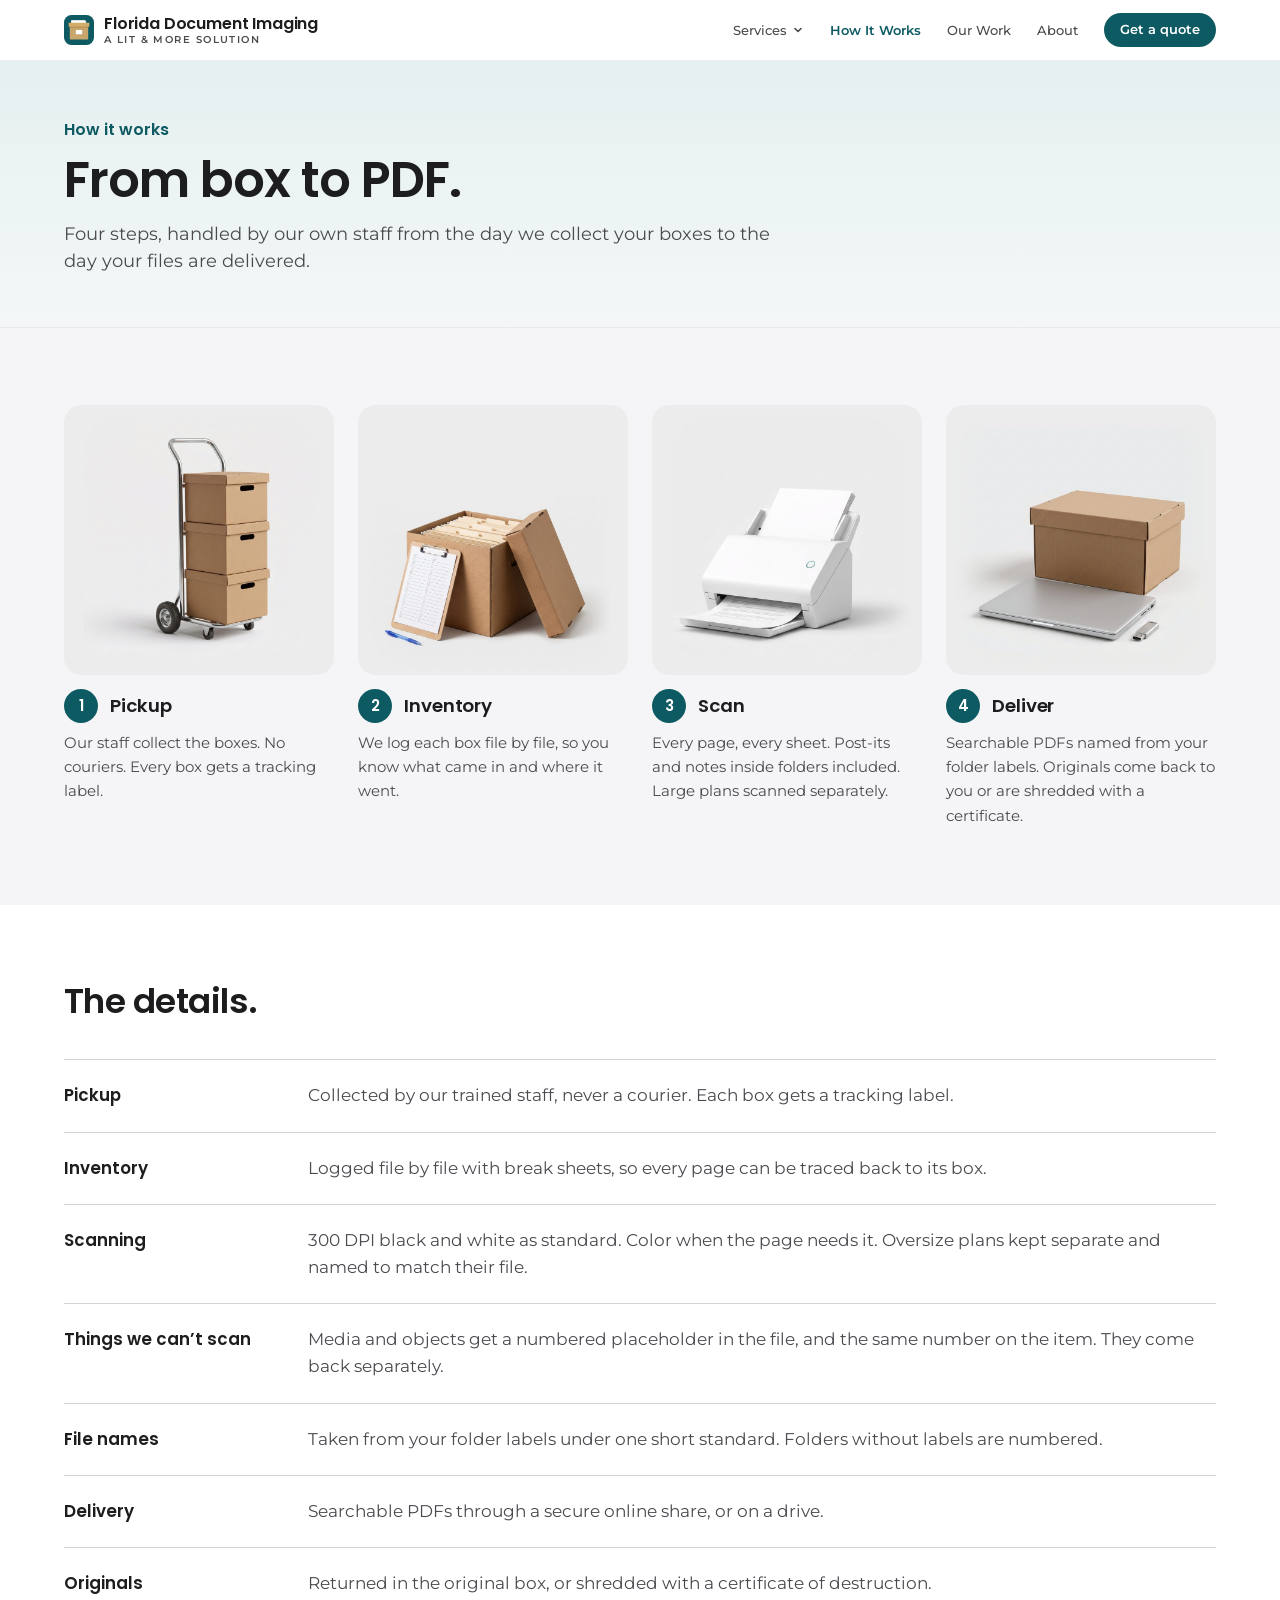
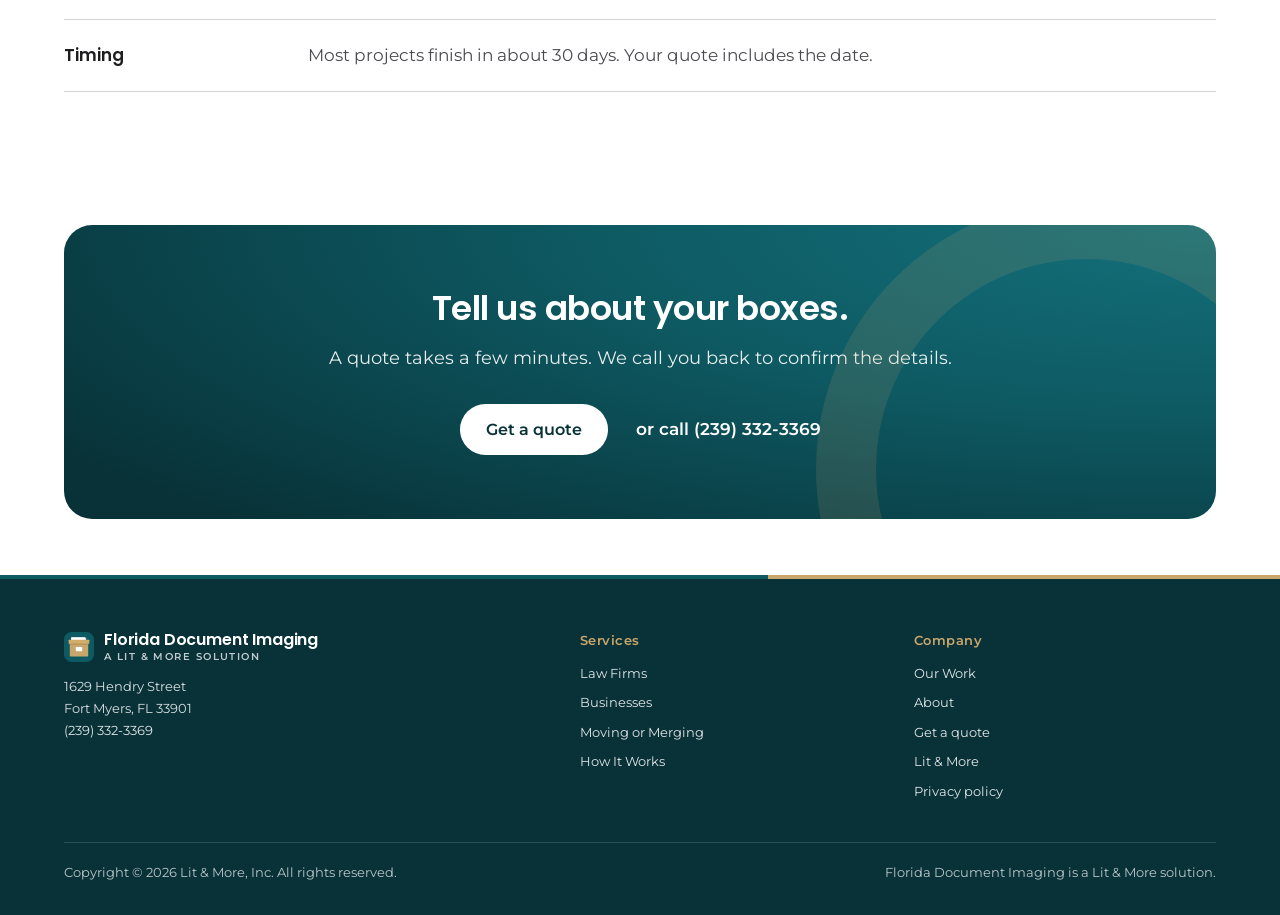
<file: how-it-works.html>
<!doctype html><html lang="en"><head><meta charset="utf-8"><script>document.documentElement.className+=" js"</script><meta name="viewport" content="width=device-width, initial-scale=1, viewport-fit=cover"><title>How Box Scanning Works | Florida Document Imaging</title><meta name="claude:viewport-fit-sides" content="cover"><meta name="description" content="Pickup, inventory, scanning, quality control and delivery. How Florida Document Imaging turns file boxes into searchable PDFs."><link rel="canonical" href="https://www.floridadocumentimaging.com/how-it-works/"><meta property="og:title" content="How Box Scanning Works | Florida Document Imaging"><meta property="og:description" content="Pickup, inventory, scanning, quality control and delivery. How Florida Document Imaging turns file boxes into searchable PDFs."><meta property="og:url" content="https://www.floridadocumentimaging.com/how-it-works/"><meta property="og:type" content="website"><meta property="og:site_name" content="Florida Document Imaging"><meta property="og:image" content="https://www.floridadocumentimaging.com/images/og-image.jpg"><meta property="og:image:width" content="1200"><meta property="og:image:height" content="630"><meta property="og:image:alt" content="Florida Document Imaging: your file boxes, scanned and searchable."><meta name="twitter:card" content="summary_large_image"><meta name="twitter:image" content="https://www.floridadocumentimaging.com/images/og-image.jpg"><link rel="preconnect" href="https://fonts.googleapis.com"><link rel="preconnect" href="https://fonts.gstatic.com" crossorigin><link rel="stylesheet" href="https://fonts.googleapis.com/css2?family=Montserrat:wght@400;500;600;700&family=Poppins:wght@500;600&display=swap"><meta name="theme-color" content="#ffffff"><link rel="icon" href="/images/favicon.svg" type="image/svg+xml"><link rel="icon" href="/images/favicon-32.png" sizes="32x32" type="image/png"><link rel="apple-touch-icon" href="/images/apple-touch-icon.png"><link rel="stylesheet" href="/styles.css"></head><body><header class="site-head"><div class="wrap head-row"><a class="brand" href="/"><svg class="brand-mark" viewBox="0 0 32 32" aria-hidden="true"><rect width="32" height="32" rx="8" fill="#0E5A63"/><rect x="8.4" y="6" width="15.2" height="4" fill="#E3E6EA"/><rect x="7.6" y="5.6" width="14.8" height="4" fill="#fff"/><rect x="6.2" y="11.4" width="19.6" height="14.6" rx=".6" fill="#C9A66B"/><rect x="5" y="8.2" width="22" height="4.3" rx=".6" fill="#D1AD69"/><rect x="6.2" y="12.5" width="19.6" height="1" fill="#B08F55"/><rect x="12.6" y="16" width="6.8" height="4.6" rx=".3" fill="#fff"/></svg><span class="brand-text"><b>Florida Document Imaging</b><small>A Lit &amp; More solution</small></span></a><button class="menu-toggle" aria-expanded="false" aria-controls="site-nav" aria-label="Menu"><span></span><span></span><span></span></button><nav class="nav" id="site-nav" aria-label="Main"><div class="dd"><button class="dd-toggle" type="button" aria-expanded="false" aria-controls="dd-services">Services<svg viewBox="0 0 12 12" aria-hidden="true"><path d="M3 4.5 6 7.5 9 4.5" fill="none" stroke="currentColor" stroke-width="1.6" stroke-linecap="round" stroke-linejoin="round"/></svg></button><div class="dd-menu" id="dd-services"><a href="/law-firms/"><b>Law Firms</b><span>Closed client files</span></a><a href="/businesses/"><b>Businesses</b><span>Records and project files</span></a><a href="/moving-merging/"><b>Moving or Merging</b><span>Scan instead of moving</span></a></div></div><a href="/how-it-works/" aria-current="page">How It Works</a><a href="/our-work/">Our Work</a><a href="/about/">About</a><a class="btn sm head-cta" href="/quote/">Get a quote</a></nav></div></header><main><section class="hero page"><div class="wrap"><p class="eyebrow">How it works</p><h1>From box to PDF.</h1><p class="lede">Four steps, handled by our own staff from the day we collect your boxes to the day your files are delivered.</p></div></section>
<section class="alt"><div class="wrap"><ol class="steps with-photos reveal">
<li><img src="/images/step-pickup.jpg" alt="Hand truck carrying three file boxes" width="900" height="900" loading="lazy"><h3>Pickup</h3><p>Our staff collect the boxes. No couriers. Every box gets a tracking label.</p></li>
<li><img src="/images/step-inventory.jpg" alt="Open file box with a clipboard checklist and pen" width="900" height="900" loading="lazy"><h3>Inventory</h3><p>We log each box file by file, so you know what came in and where it went.</p></li>
<li><img src="/images/step-scan.jpg" alt="Desktop document scanner feeding a stack of pages" width="900" height="900" loading="lazy"><h3>Scan</h3><p>Every page, every sheet. Post-its and notes inside folders included. Large plans scanned separately.</p></li>
<li><img src="/images/step-deliver.jpg" alt="Closed laptop and USB drive in front of a closed file box" width="900" height="900" loading="lazy"><h3>Deliver</h3><p>Searchable PDFs named from your folder labels. Originals come back to you or are shredded with a certificate.</p></li>
</ol></div></section>
<section><div class="wrap narrow">
<div class="section-head reveal"><h2>The details.</h2></div>
<dl class="specs reveal">
<div><dt>Pickup</dt><dd>Collected by our trained staff, never a courier. Each box gets a tracking label.</dd></div>
<div><dt>Inventory</dt><dd>Logged file by file with break sheets, so every page can be traced back to its box.</dd></div>
<div><dt>Scanning</dt><dd>300 DPI black and white as standard. Color when the page needs it. Oversize plans kept separate and named to match their file.</dd></div>
<div><dt>Things we can&rsquo;t scan</dt><dd>Media and objects get a numbered placeholder in the file, and the same number on the item. They come back separately.</dd></div>
<div><dt>File names</dt><dd>Taken from your folder labels under one short standard. Folders without labels are numbered.</dd></div>
<div><dt>Delivery</dt><dd>Searchable PDFs through a secure online share, or on a drive.</dd></div>
<div><dt>Originals</dt><dd>Returned in the original box, or shredded with a certificate of destruction.</dd></div>
<div><dt>Timing</dt><dd>Most projects finish in about 30 days. Your quote includes the date.</dd></div>
</dl></div></section>
<section class="tight"><div class="wrap"><div class="cta-panel reveal"><h2>Tell us about your boxes.</h2><p class="lede">A quote takes a few minutes. We call you back to confirm the details.</p><div class="cta-row"><a class="btn light" href="/quote/">Get a quote</a><a class="phone-link" href="tel:+12393323369">or call (239) 332-3369</a></div></div></div></section></main><footer class="site-foot"><div class="wrap">
<div class="foot-grid">
<div class="foot-brand"><a class="brand" href="/"><svg class="brand-mark" viewBox="0 0 32 32" aria-hidden="true"><rect width="32" height="32" rx="8" fill="#0E5A63"/><rect x="8.4" y="6" width="15.2" height="4" fill="#E3E6EA"/><rect x="7.6" y="5.6" width="14.8" height="4" fill="#fff"/><rect x="6.2" y="11.4" width="19.6" height="14.6" rx=".6" fill="#C9A66B"/><rect x="5" y="8.2" width="22" height="4.3" rx=".6" fill="#D1AD69"/><rect x="6.2" y="12.5" width="19.6" height="1" fill="#B08F55"/><rect x="12.6" y="16" width="6.8" height="4.6" rx=".3" fill="#fff"/></svg><span class="brand-text"><b>Florida Document Imaging</b><small>A Lit &amp; More solution</small></span></a><p>1629 Hendry Street<br>Fort Myers, FL 33901<br><a href="tel:+12393323369">(239) 332-3369</a></p></div>
<div><h4>Services</h4><ul><li><a href="/law-firms/">Law Firms</a></li><li><a href="/businesses/">Businesses</a></li><li><a href="/moving-merging/">Moving or Merging</a></li><li><a href="/how-it-works/">How It Works</a></li></ul></div>
<div><h4>Company</h4><ul><li><a href="/our-work/">Our Work</a></li><li><a href="/about/">About</a></li><li><a href="/quote/">Get a quote</a></li><li><a href="https://www.litnmore.com" rel="noopener">Lit &amp; More</a></li><li><a href="https://www.litnmore.com/privacy-policy/" rel="noopener">Privacy policy</a></li></ul></div>
</div>
<div class="foot-base"><span>Copyright &copy; <span data-year>2026</span> Lit &amp; More, Inc. All rights reserved.</span><span>Florida Document Imaging is a Lit &amp; More solution.</span></div>
</div></footer><script src="/site.js"></script><script type="text/javascript" id="hs-script-loader" async defer src="https://js.hs-scripts.com/243506781.js"></script></body></html>
</file>
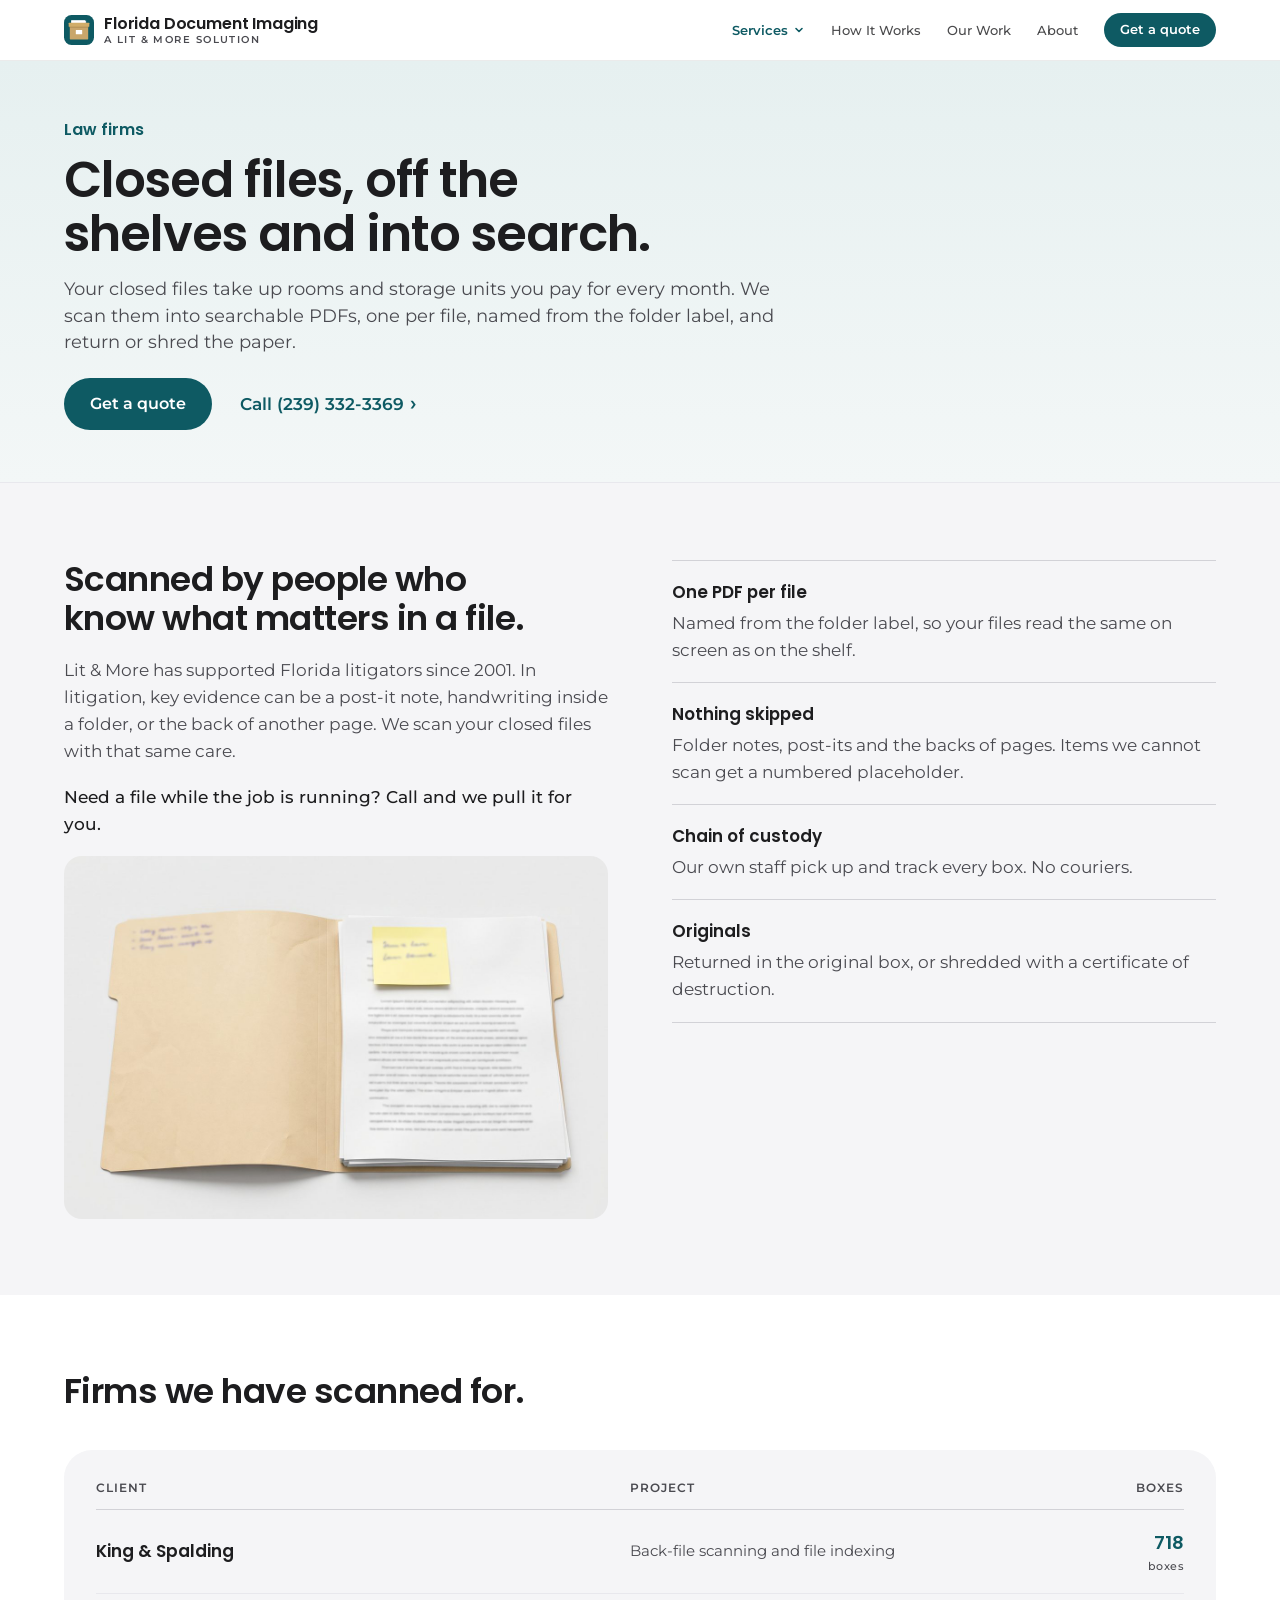
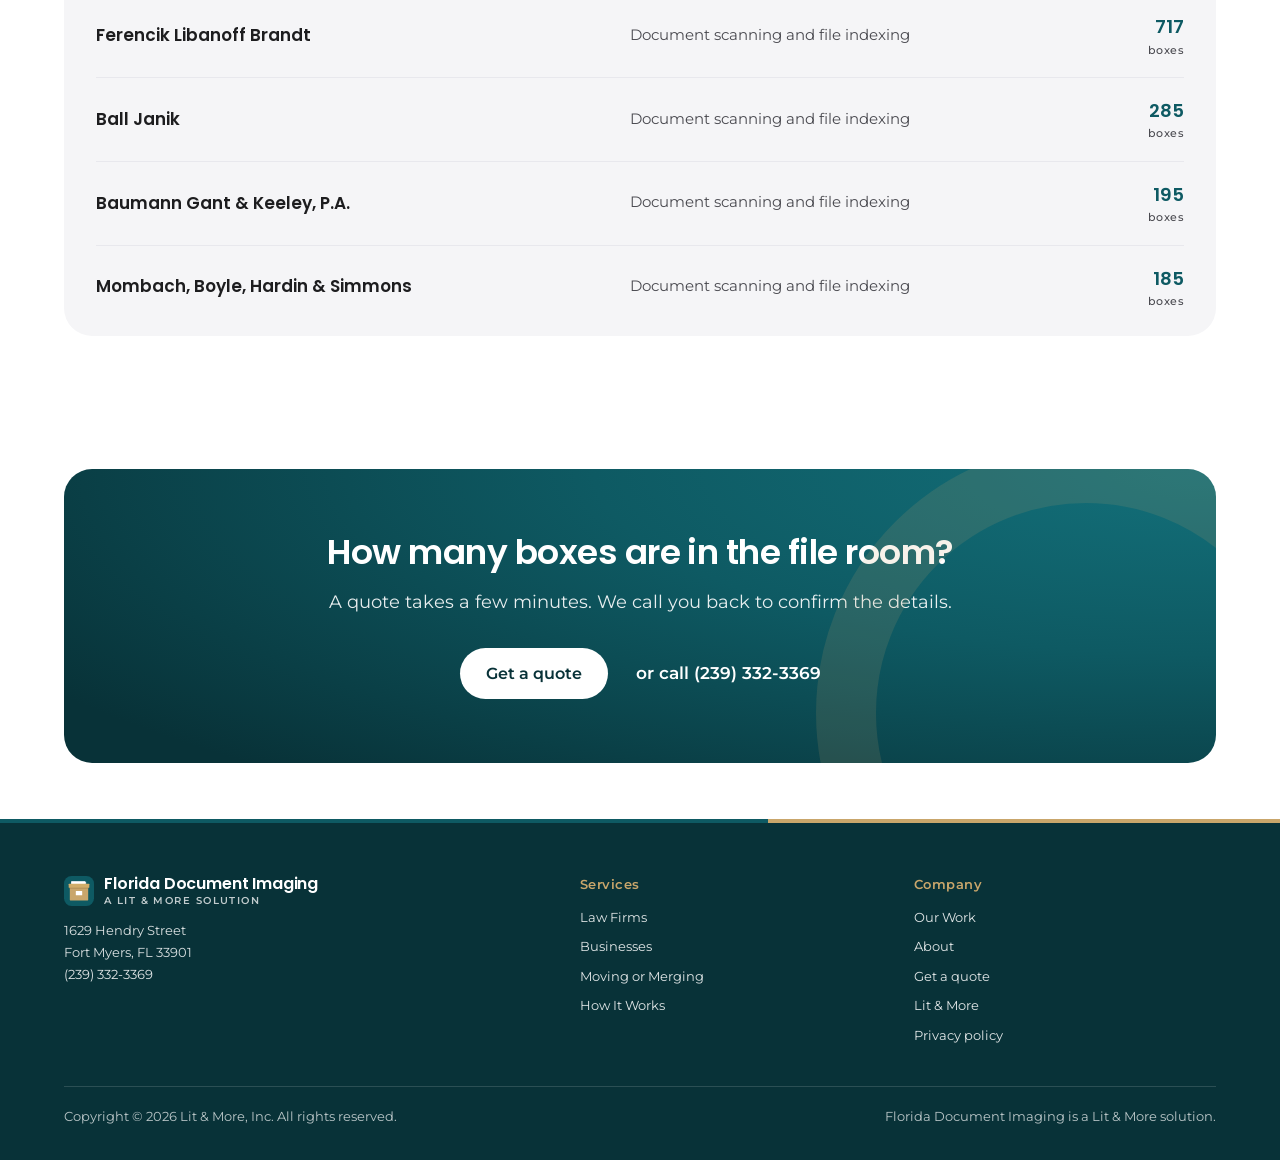
<file: law-firms.html>
<!doctype html><html lang="en"><head><meta charset="utf-8"><script>document.documentElement.className+=" js"</script><meta name="viewport" content="width=device-width, initial-scale=1, viewport-fit=cover"><title>Law Firm File Scanning | Florida Document Imaging</title><meta name="claude:viewport-fit-sides" content="cover"><meta name="description" content="Closed-file scanning for Florida law firms. One searchable PDF per file, named from the folder label, with chain of custody from pickup to delivery."><link rel="canonical" href="https://www.floridadocumentimaging.com/law-firms/"><meta property="og:title" content="Law Firm File Scanning | Florida Document Imaging"><meta property="og:description" content="Closed-file scanning for Florida law firms. One searchable PDF per file, named from the folder label, with chain of custody from pickup to delivery."><meta property="og:url" content="https://www.floridadocumentimaging.com/law-firms/"><meta property="og:type" content="website"><meta property="og:site_name" content="Florida Document Imaging"><meta property="og:image" content="https://www.floridadocumentimaging.com/images/og-image.jpg"><meta property="og:image:width" content="1200"><meta property="og:image:height" content="630"><meta property="og:image:alt" content="Florida Document Imaging: your file boxes, scanned and searchable."><meta name="twitter:card" content="summary_large_image"><meta name="twitter:image" content="https://www.floridadocumentimaging.com/images/og-image.jpg"><link rel="preconnect" href="https://fonts.googleapis.com"><link rel="preconnect" href="https://fonts.gstatic.com" crossorigin><link rel="stylesheet" href="https://fonts.googleapis.com/css2?family=Montserrat:wght@400;500;600;700&family=Poppins:wght@500;600&display=swap"><meta name="theme-color" content="#ffffff"><link rel="icon" href="/images/favicon.svg" type="image/svg+xml"><link rel="icon" href="/images/favicon-32.png" sizes="32x32" type="image/png"><link rel="apple-touch-icon" href="/images/apple-touch-icon.png"><link rel="stylesheet" href="/styles.css"></head><body><header class="site-head"><div class="wrap head-row"><a class="brand" href="/"><svg class="brand-mark" viewBox="0 0 32 32" aria-hidden="true"><rect width="32" height="32" rx="8" fill="#0E5A63"/><rect x="8.4" y="6" width="15.2" height="4" fill="#E3E6EA"/><rect x="7.6" y="5.6" width="14.8" height="4" fill="#fff"/><rect x="6.2" y="11.4" width="19.6" height="14.6" rx=".6" fill="#C9A66B"/><rect x="5" y="8.2" width="22" height="4.3" rx=".6" fill="#D1AD69"/><rect x="6.2" y="12.5" width="19.6" height="1" fill="#B08F55"/><rect x="12.6" y="16" width="6.8" height="4.6" rx=".3" fill="#fff"/></svg><span class="brand-text"><b>Florida Document Imaging</b><small>A Lit &amp; More solution</small></span></a><button class="menu-toggle" aria-expanded="false" aria-controls="site-nav" aria-label="Menu"><span></span><span></span><span></span></button><nav class="nav" id="site-nav" aria-label="Main"><div class="dd is-current"><button class="dd-toggle" type="button" aria-expanded="false" aria-controls="dd-services">Services<svg viewBox="0 0 12 12" aria-hidden="true"><path d="M3 4.5 6 7.5 9 4.5" fill="none" stroke="currentColor" stroke-width="1.6" stroke-linecap="round" stroke-linejoin="round"/></svg></button><div class="dd-menu" id="dd-services"><a href="/law-firms/" aria-current="page"><b>Law Firms</b><span>Closed client files</span></a><a href="/businesses/"><b>Businesses</b><span>Records and project files</span></a><a href="/moving-merging/"><b>Moving or Merging</b><span>Scan instead of moving</span></a></div></div><a href="/how-it-works/">How It Works</a><a href="/our-work/">Our Work</a><a href="/about/">About</a><a class="btn sm head-cta" href="/quote/">Get a quote</a></nav></div></header><main><section class="hero page"><div class="wrap"><p class="eyebrow">Law firms</p><h1>Closed files, off the shelves and into search.</h1><p class="lede">Your closed files take up rooms and storage units you pay for every month. We scan them into searchable PDFs, one per file, named from the folder label, and return or shred the paper.</p><div class="cta-row"><a class="btn" href="/quote/">Get a quote</a><a class="link-more" href="tel:+12393323369">Call (239) 332-3369</a></div></div></section>
<section class="alt"><div class="wrap split top">
<div class="stack reveal"><h2>Scanned by people who know what matters in a file.</h2>
<p>Lit &amp; More has supported Florida litigators since 2001. In litigation, key evidence can be a post-it note, handwriting inside a folder, or the back of another page. We scan your closed files with that same care.</p>
<p class="strong">Need a file while the job is running? Call and we pull it for you.</p>
<figure class="detail-photo"><img src="/images/law-folder-note.jpg" alt="Open client file with a sticky note on the top page and handwritten notes inside the folder cover" width="1200" height="800" loading="lazy"></figure></div>
<dl class="specs compact reveal">
<div><dt>One PDF per file</dt><dd>Named from the folder label, so your files read the same on screen as on the shelf.</dd></div>
<div><dt>Nothing skipped</dt><dd>Folder notes, post-its and the backs of pages. Items we cannot scan get a numbered placeholder.</dd></div>
<div><dt>Chain of custody</dt><dd>Our own staff pick up and track every box. No couriers.</dd></div>
<div><dt>Originals</dt><dd>Returned in the original box, or shredded with a certificate of destruction.</dd></div>
</dl></div></section>
<section><div class="wrap narrow">
<div class="section-head reveal"><h2>Firms we have scanned for.</h2></div>
<div class="clients reveal"><table><thead><tr><th>Client</th><th>Project</th><th>Boxes</th></tr></thead><tbody><tr><td>King &amp; Spalding</td><td class="proj">Back-file scanning and file indexing</td><td class="num">718<small>boxes</small></td></tr><tr><td>Ferencik Libanoff Brandt</td><td class="proj">Document scanning and file indexing</td><td class="num">717<small>boxes</small></td></tr><tr><td>Ball Janik</td><td class="proj">Document scanning and file indexing</td><td class="num">285<small>boxes</small></td></tr><tr><td>Baumann Gant &amp; Keeley, P.A.</td><td class="proj">Document scanning and file indexing</td><td class="num">195<small>boxes</small></td></tr><tr><td>Mombach, Boyle, Hardin &amp; Simmons</td><td class="proj">Document scanning and file indexing</td><td class="num">185<small>boxes</small></td></tr></tbody></table></div>
</div></section>
<section class="tight"><div class="wrap"><div class="cta-panel reveal"><h2>How many boxes are in the file room?</h2><p class="lede">A quote takes a few minutes. We call you back to confirm the details.</p><div class="cta-row"><a class="btn light" href="/quote/">Get a quote</a><a class="phone-link" href="tel:+12393323369">or call (239) 332-3369</a></div></div></div></section></main><footer class="site-foot"><div class="wrap">
<div class="foot-grid">
<div class="foot-brand"><a class="brand" href="/"><svg class="brand-mark" viewBox="0 0 32 32" aria-hidden="true"><rect width="32" height="32" rx="8" fill="#0E5A63"/><rect x="8.4" y="6" width="15.2" height="4" fill="#E3E6EA"/><rect x="7.6" y="5.6" width="14.8" height="4" fill="#fff"/><rect x="6.2" y="11.4" width="19.6" height="14.6" rx=".6" fill="#C9A66B"/><rect x="5" y="8.2" width="22" height="4.3" rx=".6" fill="#D1AD69"/><rect x="6.2" y="12.5" width="19.6" height="1" fill="#B08F55"/><rect x="12.6" y="16" width="6.8" height="4.6" rx=".3" fill="#fff"/></svg><span class="brand-text"><b>Florida Document Imaging</b><small>A Lit &amp; More solution</small></span></a><p>1629 Hendry Street<br>Fort Myers, FL 33901<br><a href="tel:+12393323369">(239) 332-3369</a></p></div>
<div><h4>Services</h4><ul><li><a href="/law-firms/">Law Firms</a></li><li><a href="/businesses/">Businesses</a></li><li><a href="/moving-merging/">Moving or Merging</a></li><li><a href="/how-it-works/">How It Works</a></li></ul></div>
<div><h4>Company</h4><ul><li><a href="/our-work/">Our Work</a></li><li><a href="/about/">About</a></li><li><a href="/quote/">Get a quote</a></li><li><a href="https://www.litnmore.com" rel="noopener">Lit &amp; More</a></li><li><a href="https://www.litnmore.com/privacy-policy/" rel="noopener">Privacy policy</a></li></ul></div>
</div>
<div class="foot-base"><span>Copyright &copy; <span data-year>2026</span> Lit &amp; More, Inc. All rights reserved.</span><span>Florida Document Imaging is a Lit &amp; More solution.</span></div>
</div></footer><script src="/site.js"></script><script type="text/javascript" id="hs-script-loader" async defer src="https://js.hs-scripts.com/243506781.js"></script></body></html>
</file>
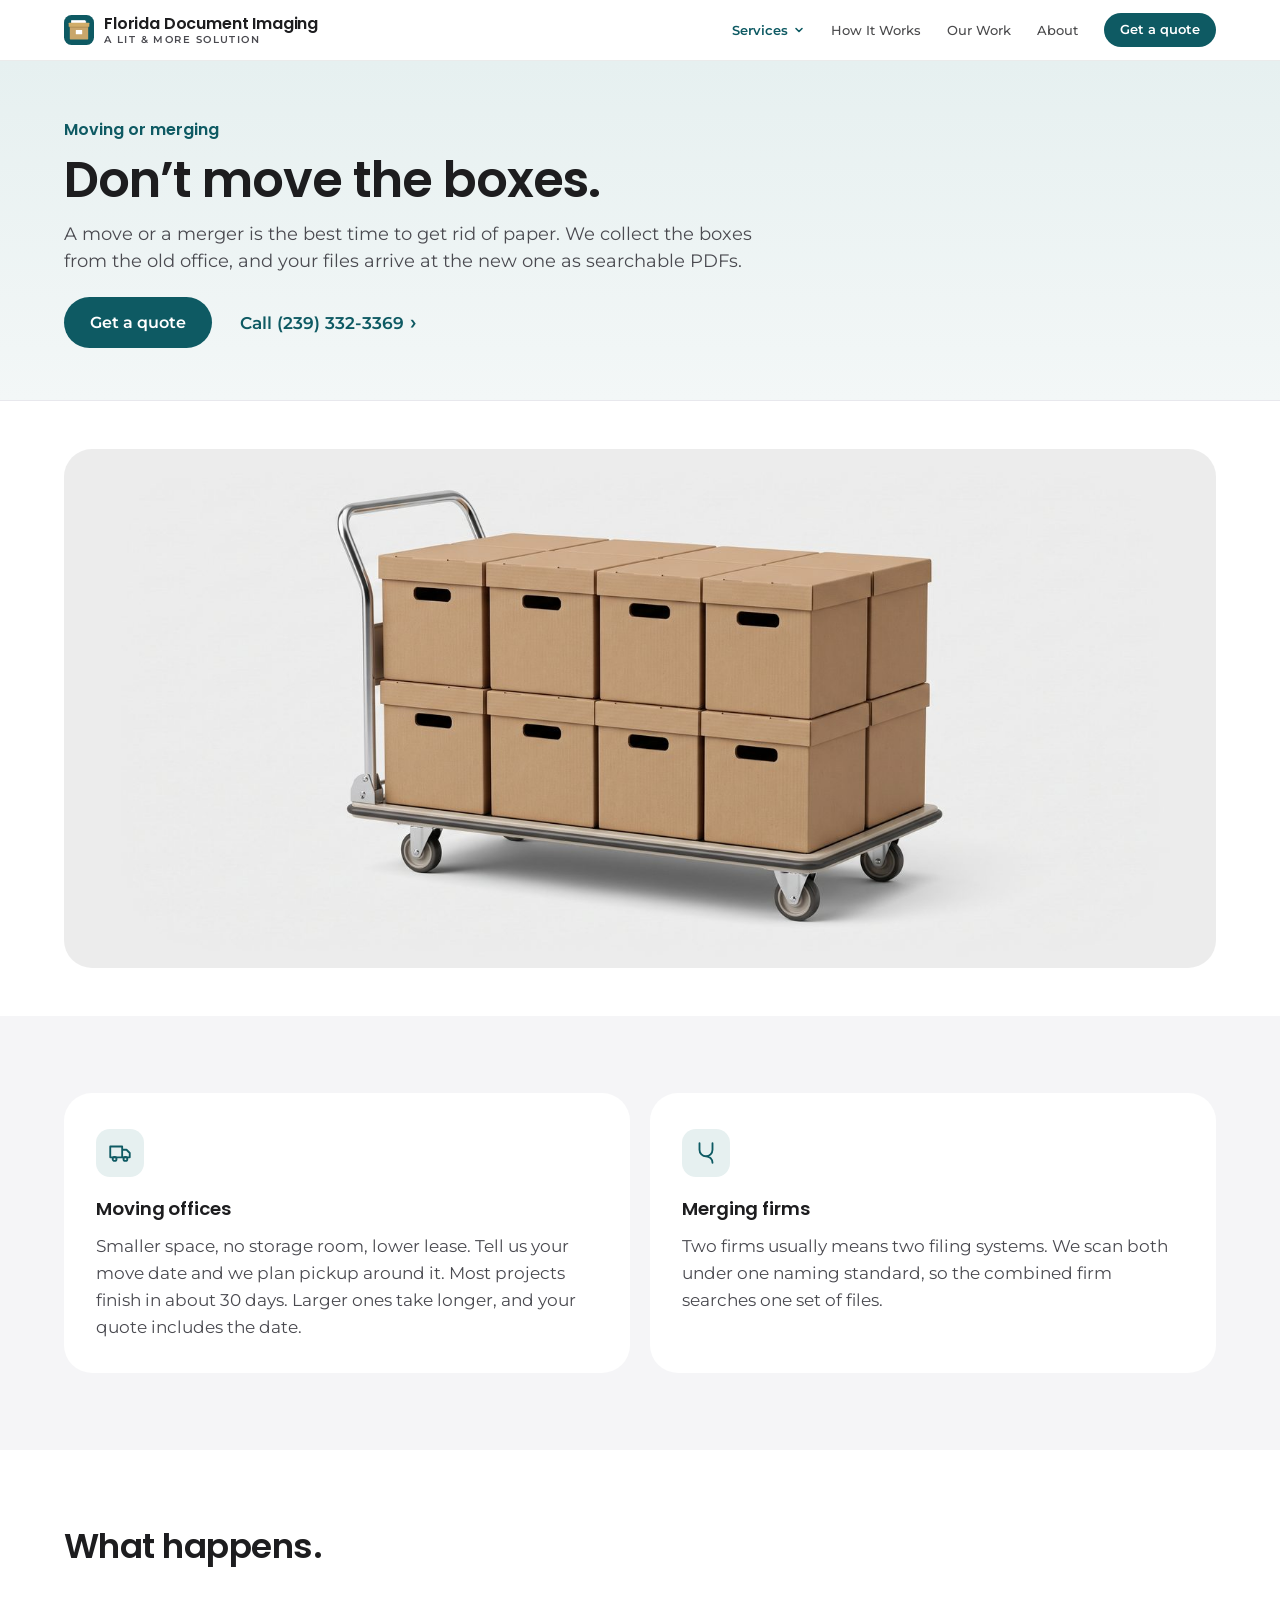
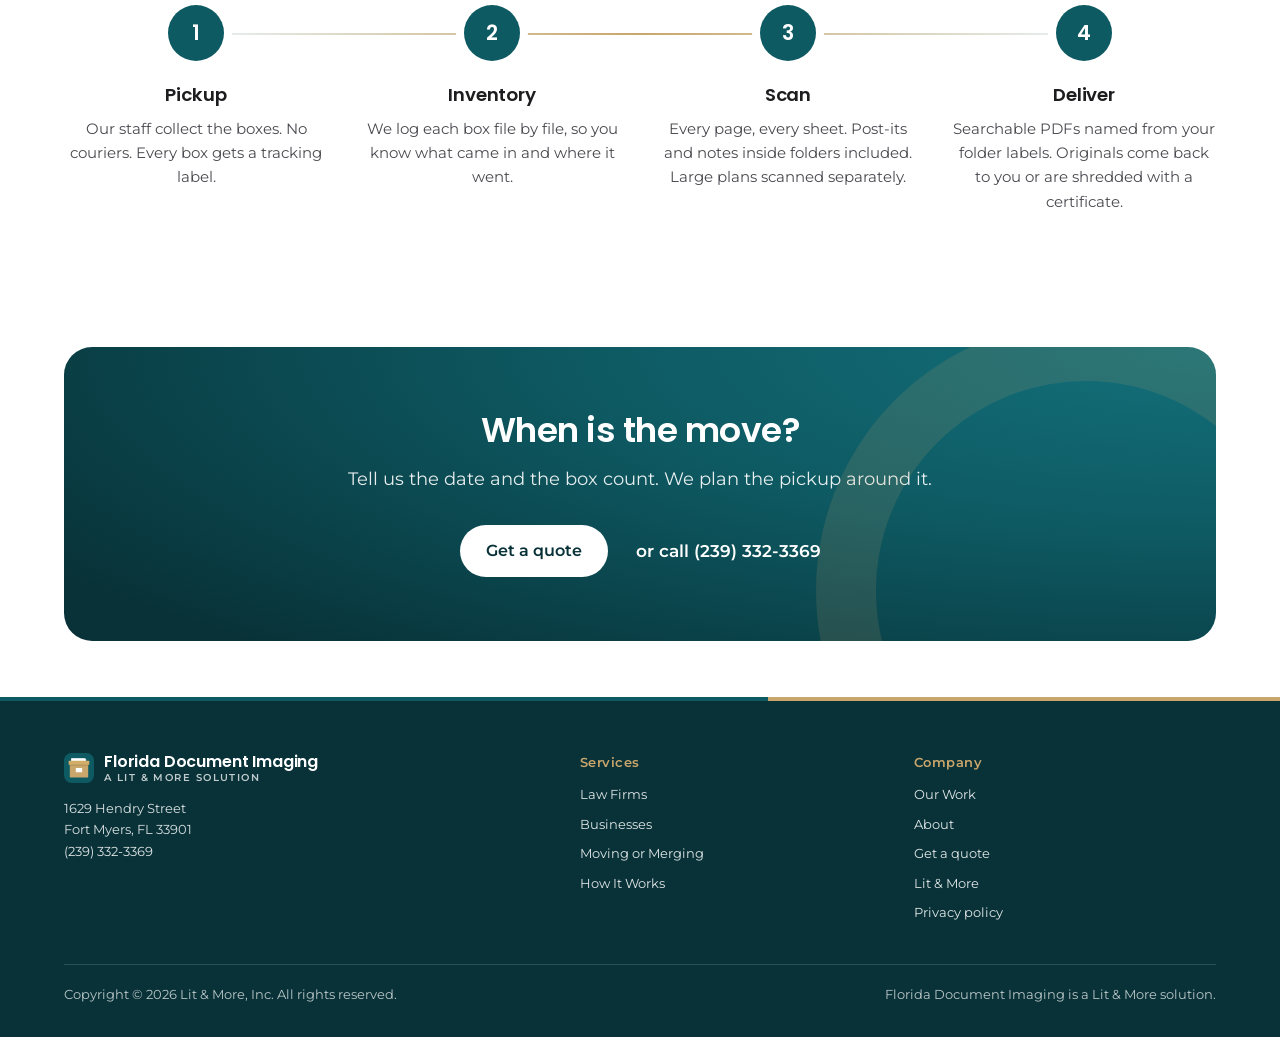
<file: moving-merging.html>
<!doctype html><html lang="en"><head><meta charset="utf-8"><script>document.documentElement.className+=" js"</script><meta name="viewport" content="width=device-width, initial-scale=1, viewport-fit=cover"><title>Scanning Before an Office Move | Florida Document Imaging</title><meta name="claude:viewport-fit-sides" content="cover"><meta name="description" content="Moving offices or merging firms? We pick up your file boxes from the old space and deliver one searchable set of PDFs under one naming standard."><link rel="canonical" href="https://www.floridadocumentimaging.com/moving-merging/"><meta property="og:title" content="Scanning Before an Office Move | Florida Document Imaging"><meta property="og:description" content="Moving offices or merging firms? We pick up your file boxes from the old space and deliver one searchable set of PDFs under one naming standard."><meta property="og:url" content="https://www.floridadocumentimaging.com/moving-merging/"><meta property="og:type" content="website"><meta property="og:site_name" content="Florida Document Imaging"><meta property="og:image" content="https://www.floridadocumentimaging.com/images/og-image.jpg"><meta property="og:image:width" content="1200"><meta property="og:image:height" content="630"><meta property="og:image:alt" content="Florida Document Imaging: your file boxes, scanned and searchable."><meta name="twitter:card" content="summary_large_image"><meta name="twitter:image" content="https://www.floridadocumentimaging.com/images/og-image.jpg"><link rel="preconnect" href="https://fonts.googleapis.com"><link rel="preconnect" href="https://fonts.gstatic.com" crossorigin><link rel="stylesheet" href="https://fonts.googleapis.com/css2?family=Montserrat:wght@400;500;600;700&family=Poppins:wght@500;600&display=swap"><meta name="theme-color" content="#ffffff"><link rel="icon" href="/images/favicon.svg" type="image/svg+xml"><link rel="icon" href="/images/favicon-32.png" sizes="32x32" type="image/png"><link rel="apple-touch-icon" href="/images/apple-touch-icon.png"><link rel="stylesheet" href="/styles.css"></head><body><header class="site-head"><div class="wrap head-row"><a class="brand" href="/"><svg class="brand-mark" viewBox="0 0 32 32" aria-hidden="true"><rect width="32" height="32" rx="8" fill="#0E5A63"/><rect x="8.4" y="6" width="15.2" height="4" fill="#E3E6EA"/><rect x="7.6" y="5.6" width="14.8" height="4" fill="#fff"/><rect x="6.2" y="11.4" width="19.6" height="14.6" rx=".6" fill="#C9A66B"/><rect x="5" y="8.2" width="22" height="4.3" rx=".6" fill="#D1AD69"/><rect x="6.2" y="12.5" width="19.6" height="1" fill="#B08F55"/><rect x="12.6" y="16" width="6.8" height="4.6" rx=".3" fill="#fff"/></svg><span class="brand-text"><b>Florida Document Imaging</b><small>A Lit &amp; More solution</small></span></a><button class="menu-toggle" aria-expanded="false" aria-controls="site-nav" aria-label="Menu"><span></span><span></span><span></span></button><nav class="nav" id="site-nav" aria-label="Main"><div class="dd is-current"><button class="dd-toggle" type="button" aria-expanded="false" aria-controls="dd-services">Services<svg viewBox="0 0 12 12" aria-hidden="true"><path d="M3 4.5 6 7.5 9 4.5" fill="none" stroke="currentColor" stroke-width="1.6" stroke-linecap="round" stroke-linejoin="round"/></svg></button><div class="dd-menu" id="dd-services"><a href="/law-firms/"><b>Law Firms</b><span>Closed client files</span></a><a href="/businesses/"><b>Businesses</b><span>Records and project files</span></a><a href="/moving-merging/" aria-current="page"><b>Moving or Merging</b><span>Scan instead of moving</span></a></div></div><a href="/how-it-works/">How It Works</a><a href="/our-work/">Our Work</a><a href="/about/">About</a><a class="btn sm head-cta" href="/quote/">Get a quote</a></nav></div></header><main><section class="hero page"><div class="wrap"><p class="eyebrow">Moving or merging</p><h1>Don&rsquo;t move the boxes.</h1><p class="lede">A move or a merger is the best time to get rid of paper. We collect the boxes from the old office, and your files arrive at the new one as searchable PDFs.</p><div class="cta-row"><a class="btn" href="/quote/">Get a quote</a><a class="link-more" href="tel:+12393323369">Call (239) 332-3369</a></div></div></section>
<section class="banner-sec"><div class="wrap"><figure class="banner"><img src="/images/moving-cart.jpg" alt="Platform cart loaded with eight file boxes, ready to leave the old office" width="1600" height="720"></figure></div></section>
<section class="alt"><div class="wrap"><div class="cards two">
<div class="card reveal"><div class="icon"><svg viewBox="0 0 24 24" fill="none" stroke="currentColor" stroke-width="1.7" stroke-linecap="round" stroke-linejoin="round" aria-hidden="true"><path d="M3 6h11v10H3zM14 9h4l3 3v4h-7"/><circle cx="7" cy="17.5" r="1.8"/><circle cx="17" cy="17.5" r="1.8"/></svg></div><h3>Moving offices</h3><p>Smaller space, no storage room, lower lease. Tell us your move date and we plan pickup around it. Most projects finish in about 30 days. Larger ones take longer, and your quote includes the date.</p></div>
<div class="card reveal"><div class="icon"><svg viewBox="0 0 24 24" fill="none" stroke="currentColor" stroke-width="1.7" stroke-linecap="round" stroke-linejoin="round" aria-hidden="true"><path d="M6 3v6a6 6 0 0 0 6 6h0a6 6 0 0 1 6 6M18 3v6a6 6 0 0 1-6 6"/></svg></div><h3>Merging firms</h3><p>Two firms usually means two filing systems. We scan both under one naming standard, so the combined firm searches one set of files.</p></div>
</div></div></section>
<section><div class="wrap">
<div class="section-head reveal"><h2>What happens.</h2></div>
<ol class="steps reveal">
<li><h3>Pickup</h3><p>Our staff collect the boxes. No couriers. Every box gets a tracking label.</p></li>
<li><h3>Inventory</h3><p>We log each box file by file, so you know what came in and where it went.</p></li>
<li><h3>Scan</h3><p>Every page, every sheet. Post-its and notes inside folders included. Large plans scanned separately.</p></li>
<li><h3>Deliver</h3><p>Searchable PDFs named from your folder labels. Originals come back to you or are shredded with a certificate.</p></li>
</ol></div></section>
<section class="tight"><div class="wrap"><div class="cta-panel reveal"><h2>When is the move?</h2><p class="lede">Tell us the date and the box count. We plan the pickup around it.</p><div class="cta-row"><a class="btn light" href="/quote/">Get a quote</a><a class="phone-link" href="tel:+12393323369">or call (239) 332-3369</a></div></div></div></section></main><footer class="site-foot"><div class="wrap">
<div class="foot-grid">
<div class="foot-brand"><a class="brand" href="/"><svg class="brand-mark" viewBox="0 0 32 32" aria-hidden="true"><rect width="32" height="32" rx="8" fill="#0E5A63"/><rect x="8.4" y="6" width="15.2" height="4" fill="#E3E6EA"/><rect x="7.6" y="5.6" width="14.8" height="4" fill="#fff"/><rect x="6.2" y="11.4" width="19.6" height="14.6" rx=".6" fill="#C9A66B"/><rect x="5" y="8.2" width="22" height="4.3" rx=".6" fill="#D1AD69"/><rect x="6.2" y="12.5" width="19.6" height="1" fill="#B08F55"/><rect x="12.6" y="16" width="6.8" height="4.6" rx=".3" fill="#fff"/></svg><span class="brand-text"><b>Florida Document Imaging</b><small>A Lit &amp; More solution</small></span></a><p>1629 Hendry Street<br>Fort Myers, FL 33901<br><a href="tel:+12393323369">(239) 332-3369</a></p></div>
<div><h4>Services</h4><ul><li><a href="/law-firms/">Law Firms</a></li><li><a href="/businesses/">Businesses</a></li><li><a href="/moving-merging/">Moving or Merging</a></li><li><a href="/how-it-works/">How It Works</a></li></ul></div>
<div><h4>Company</h4><ul><li><a href="/our-work/">Our Work</a></li><li><a href="/about/">About</a></li><li><a href="/quote/">Get a quote</a></li><li><a href="https://www.litnmore.com" rel="noopener">Lit &amp; More</a></li><li><a href="https://www.litnmore.com/privacy-policy/" rel="noopener">Privacy policy</a></li></ul></div>
</div>
<div class="foot-base"><span>Copyright &copy; <span data-year>2026</span> Lit &amp; More, Inc. All rights reserved.</span><span>Florida Document Imaging is a Lit &amp; More solution.</span></div>
</div></footer><script src="/site.js"></script><script type="text/javascript" id="hs-script-loader" async defer src="https://js.hs-scripts.com/243506781.js"></script></body></html>
</file>
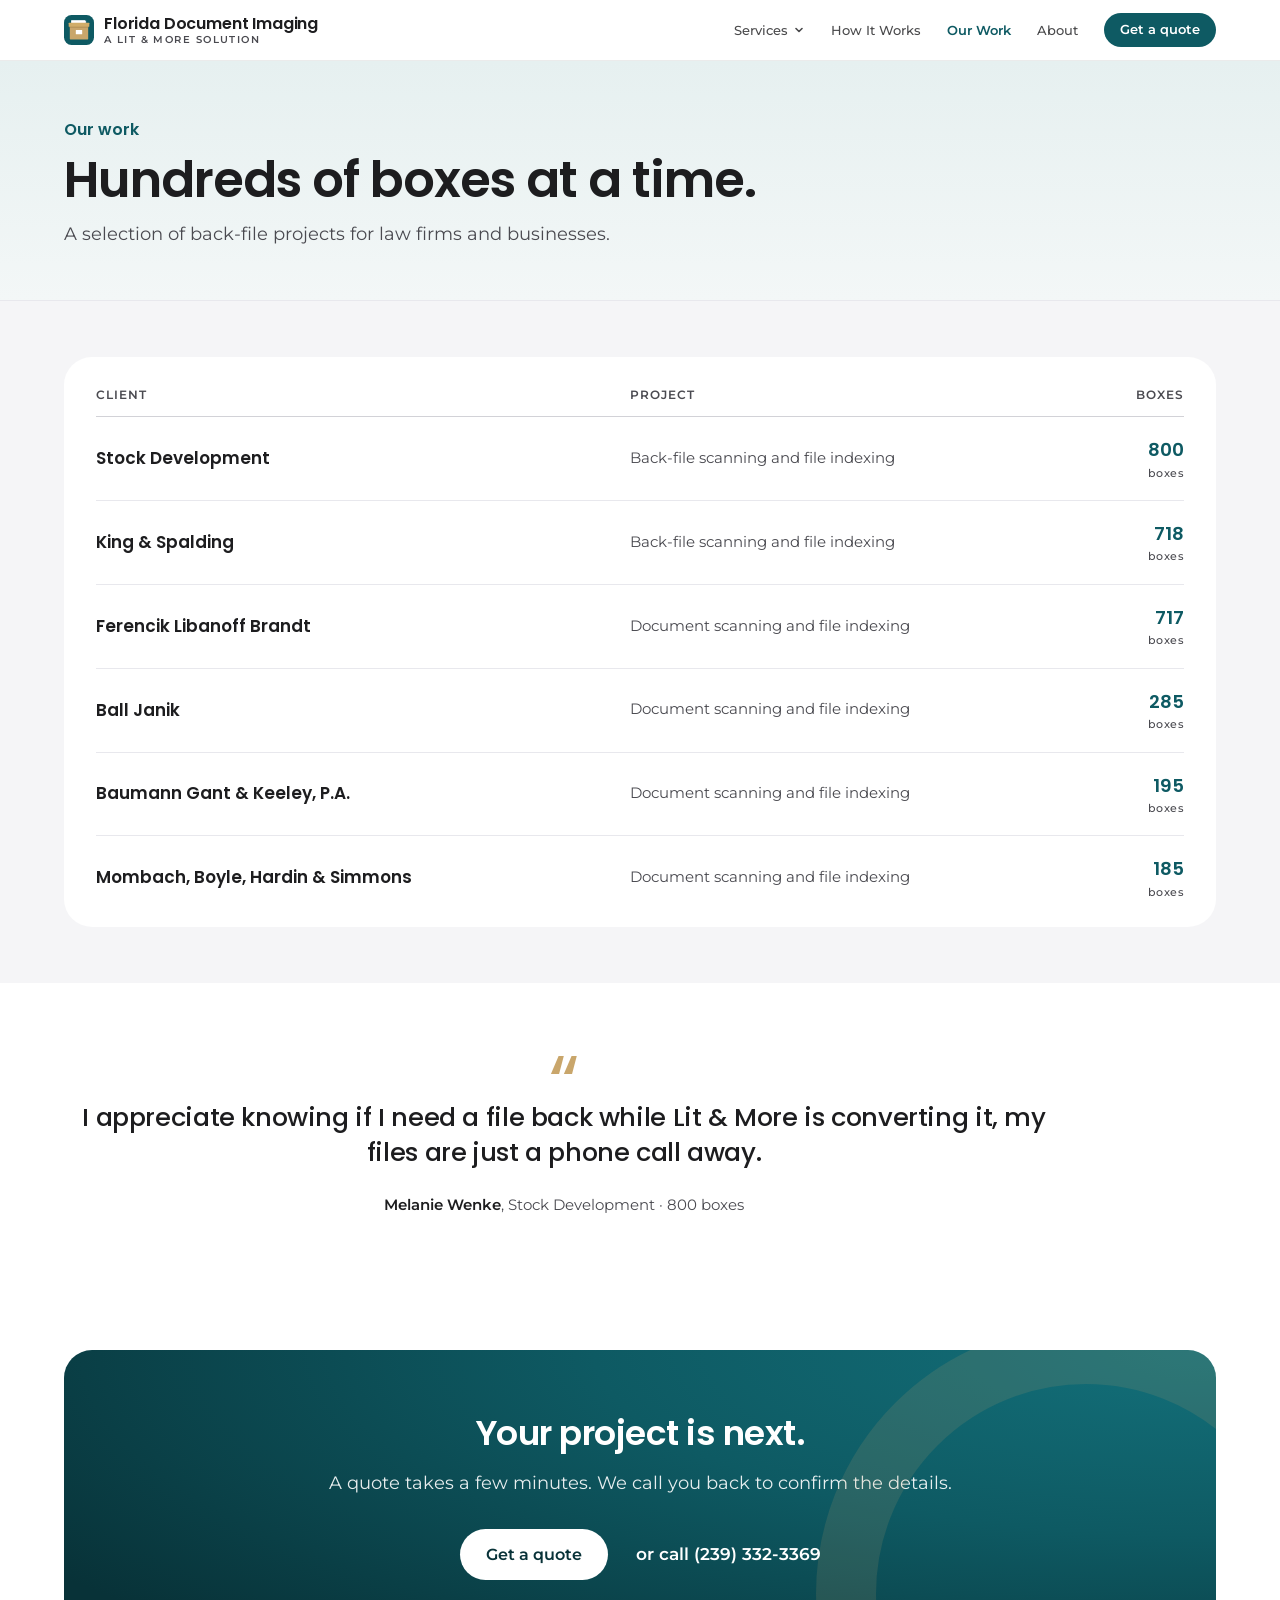
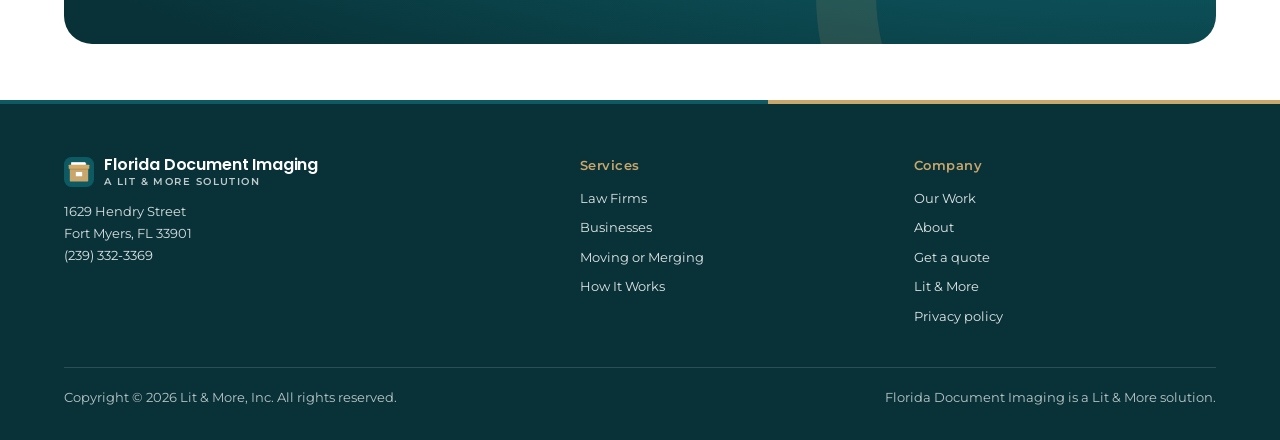
<file: our-work.html>
<!doctype html><html lang="en"><head><meta charset="utf-8"><script>document.documentElement.className+=" js"</script><meta name="viewport" content="width=device-width, initial-scale=1, viewport-fit=cover"><title>Our Work | Florida Document Imaging</title><meta name="claude:viewport-fit-sides" content="cover"><meta name="description" content="Back-file scanning projects completed by Florida Document Imaging, a Lit &amp; More solution, for law firms and businesses."><link rel="canonical" href="https://www.floridadocumentimaging.com/our-work/"><meta property="og:title" content="Our Work | Florida Document Imaging"><meta property="og:description" content="Back-file scanning projects completed by Florida Document Imaging, a Lit &amp; More solution, for law firms and businesses."><meta property="og:url" content="https://www.floridadocumentimaging.com/our-work/"><meta property="og:type" content="website"><meta property="og:site_name" content="Florida Document Imaging"><meta property="og:image" content="https://www.floridadocumentimaging.com/images/og-image.jpg"><meta property="og:image:width" content="1200"><meta property="og:image:height" content="630"><meta property="og:image:alt" content="Florida Document Imaging: your file boxes, scanned and searchable."><meta name="twitter:card" content="summary_large_image"><meta name="twitter:image" content="https://www.floridadocumentimaging.com/images/og-image.jpg"><link rel="preconnect" href="https://fonts.googleapis.com"><link rel="preconnect" href="https://fonts.gstatic.com" crossorigin><link rel="stylesheet" href="https://fonts.googleapis.com/css2?family=Montserrat:wght@400;500;600;700&family=Poppins:wght@500;600&display=swap"><meta name="theme-color" content="#ffffff"><link rel="icon" href="/images/favicon.svg" type="image/svg+xml"><link rel="icon" href="/images/favicon-32.png" sizes="32x32" type="image/png"><link rel="apple-touch-icon" href="/images/apple-touch-icon.png"><link rel="stylesheet" href="/styles.css"></head><body><header class="site-head"><div class="wrap head-row"><a class="brand" href="/"><svg class="brand-mark" viewBox="0 0 32 32" aria-hidden="true"><rect width="32" height="32" rx="8" fill="#0E5A63"/><rect x="8.4" y="6" width="15.2" height="4" fill="#E3E6EA"/><rect x="7.6" y="5.6" width="14.8" height="4" fill="#fff"/><rect x="6.2" y="11.4" width="19.6" height="14.6" rx=".6" fill="#C9A66B"/><rect x="5" y="8.2" width="22" height="4.3" rx=".6" fill="#D1AD69"/><rect x="6.2" y="12.5" width="19.6" height="1" fill="#B08F55"/><rect x="12.6" y="16" width="6.8" height="4.6" rx=".3" fill="#fff"/></svg><span class="brand-text"><b>Florida Document Imaging</b><small>A Lit &amp; More solution</small></span></a><button class="menu-toggle" aria-expanded="false" aria-controls="site-nav" aria-label="Menu"><span></span><span></span><span></span></button><nav class="nav" id="site-nav" aria-label="Main"><div class="dd"><button class="dd-toggle" type="button" aria-expanded="false" aria-controls="dd-services">Services<svg viewBox="0 0 12 12" aria-hidden="true"><path d="M3 4.5 6 7.5 9 4.5" fill="none" stroke="currentColor" stroke-width="1.6" stroke-linecap="round" stroke-linejoin="round"/></svg></button><div class="dd-menu" id="dd-services"><a href="/law-firms/"><b>Law Firms</b><span>Closed client files</span></a><a href="/businesses/"><b>Businesses</b><span>Records and project files</span></a><a href="/moving-merging/"><b>Moving or Merging</b><span>Scan instead of moving</span></a></div></div><a href="/how-it-works/">How It Works</a><a href="/our-work/" aria-current="page">Our Work</a><a href="/about/">About</a><a class="btn sm head-cta" href="/quote/">Get a quote</a></nav></div></header><main><section class="hero page"><div class="wrap"><p class="eyebrow">Our work</p><h1>Hundreds of boxes at a time.</h1><p class="lede">A selection of back-file projects for law firms and businesses.</p></div></section>
<section class="alt tight"><div class="wrap narrow"><div class="clients reveal"><table><thead><tr><th>Client</th><th>Project</th><th>Boxes</th></tr></thead><tbody><tr><td>Stock Development</td><td class="proj">Back-file scanning and file indexing</td><td class="num">800<small>boxes</small></td></tr><tr><td>King &amp; Spalding</td><td class="proj">Back-file scanning and file indexing</td><td class="num">718<small>boxes</small></td></tr><tr><td>Ferencik Libanoff Brandt</td><td class="proj">Document scanning and file indexing</td><td class="num">717<small>boxes</small></td></tr><tr><td>Ball Janik</td><td class="proj">Document scanning and file indexing</td><td class="num">285<small>boxes</small></td></tr><tr><td>Baumann Gant &amp; Keeley, P.A.</td><td class="proj">Document scanning and file indexing</td><td class="num">195<small>boxes</small></td></tr><tr><td>Mombach, Boyle, Hardin &amp; Simmons</td><td class="proj">Document scanning and file indexing</td><td class="num">185<small>boxes</small></td></tr></tbody></table></div></div></section>
<section><div class="wrap"><figure class="quote reveal" style="margin:0"><div class="mark" aria-hidden="true">&ldquo;</div><blockquote style="margin:0"><p>I appreciate knowing if I need a file back while Lit &amp; More is converting it, my files are just a phone call away.</p></blockquote><figcaption><cite><b>Melanie Wenke</b>, Stock Development &middot; 800 boxes</cite></figcaption></figure></div></section>
<section class="tight"><div class="wrap"><div class="cta-panel reveal"><h2>Your project is next.</h2><p class="lede">A quote takes a few minutes. We call you back to confirm the details.</p><div class="cta-row"><a class="btn light" href="/quote/">Get a quote</a><a class="phone-link" href="tel:+12393323369">or call (239) 332-3369</a></div></div></div></section></main><footer class="site-foot"><div class="wrap">
<div class="foot-grid">
<div class="foot-brand"><a class="brand" href="/"><svg class="brand-mark" viewBox="0 0 32 32" aria-hidden="true"><rect width="32" height="32" rx="8" fill="#0E5A63"/><rect x="8.4" y="6" width="15.2" height="4" fill="#E3E6EA"/><rect x="7.6" y="5.6" width="14.8" height="4" fill="#fff"/><rect x="6.2" y="11.4" width="19.6" height="14.6" rx=".6" fill="#C9A66B"/><rect x="5" y="8.2" width="22" height="4.3" rx=".6" fill="#D1AD69"/><rect x="6.2" y="12.5" width="19.6" height="1" fill="#B08F55"/><rect x="12.6" y="16" width="6.8" height="4.6" rx=".3" fill="#fff"/></svg><span class="brand-text"><b>Florida Document Imaging</b><small>A Lit &amp; More solution</small></span></a><p>1629 Hendry Street<br>Fort Myers, FL 33901<br><a href="tel:+12393323369">(239) 332-3369</a></p></div>
<div><h4>Services</h4><ul><li><a href="/law-firms/">Law Firms</a></li><li><a href="/businesses/">Businesses</a></li><li><a href="/moving-merging/">Moving or Merging</a></li><li><a href="/how-it-works/">How It Works</a></li></ul></div>
<div><h4>Company</h4><ul><li><a href="/our-work/">Our Work</a></li><li><a href="/about/">About</a></li><li><a href="/quote/">Get a quote</a></li><li><a href="https://www.litnmore.com" rel="noopener">Lit &amp; More</a></li><li><a href="https://www.litnmore.com/privacy-policy/" rel="noopener">Privacy policy</a></li></ul></div>
</div>
<div class="foot-base"><span>Copyright &copy; <span data-year>2026</span> Lit &amp; More, Inc. All rights reserved.</span><span>Florida Document Imaging is a Lit &amp; More solution.</span></div>
</div></footer><script src="/site.js"></script><script type="text/javascript" id="hs-script-loader" async defer src="https://js.hs-scripts.com/243506781.js"></script></body></html>
</file>
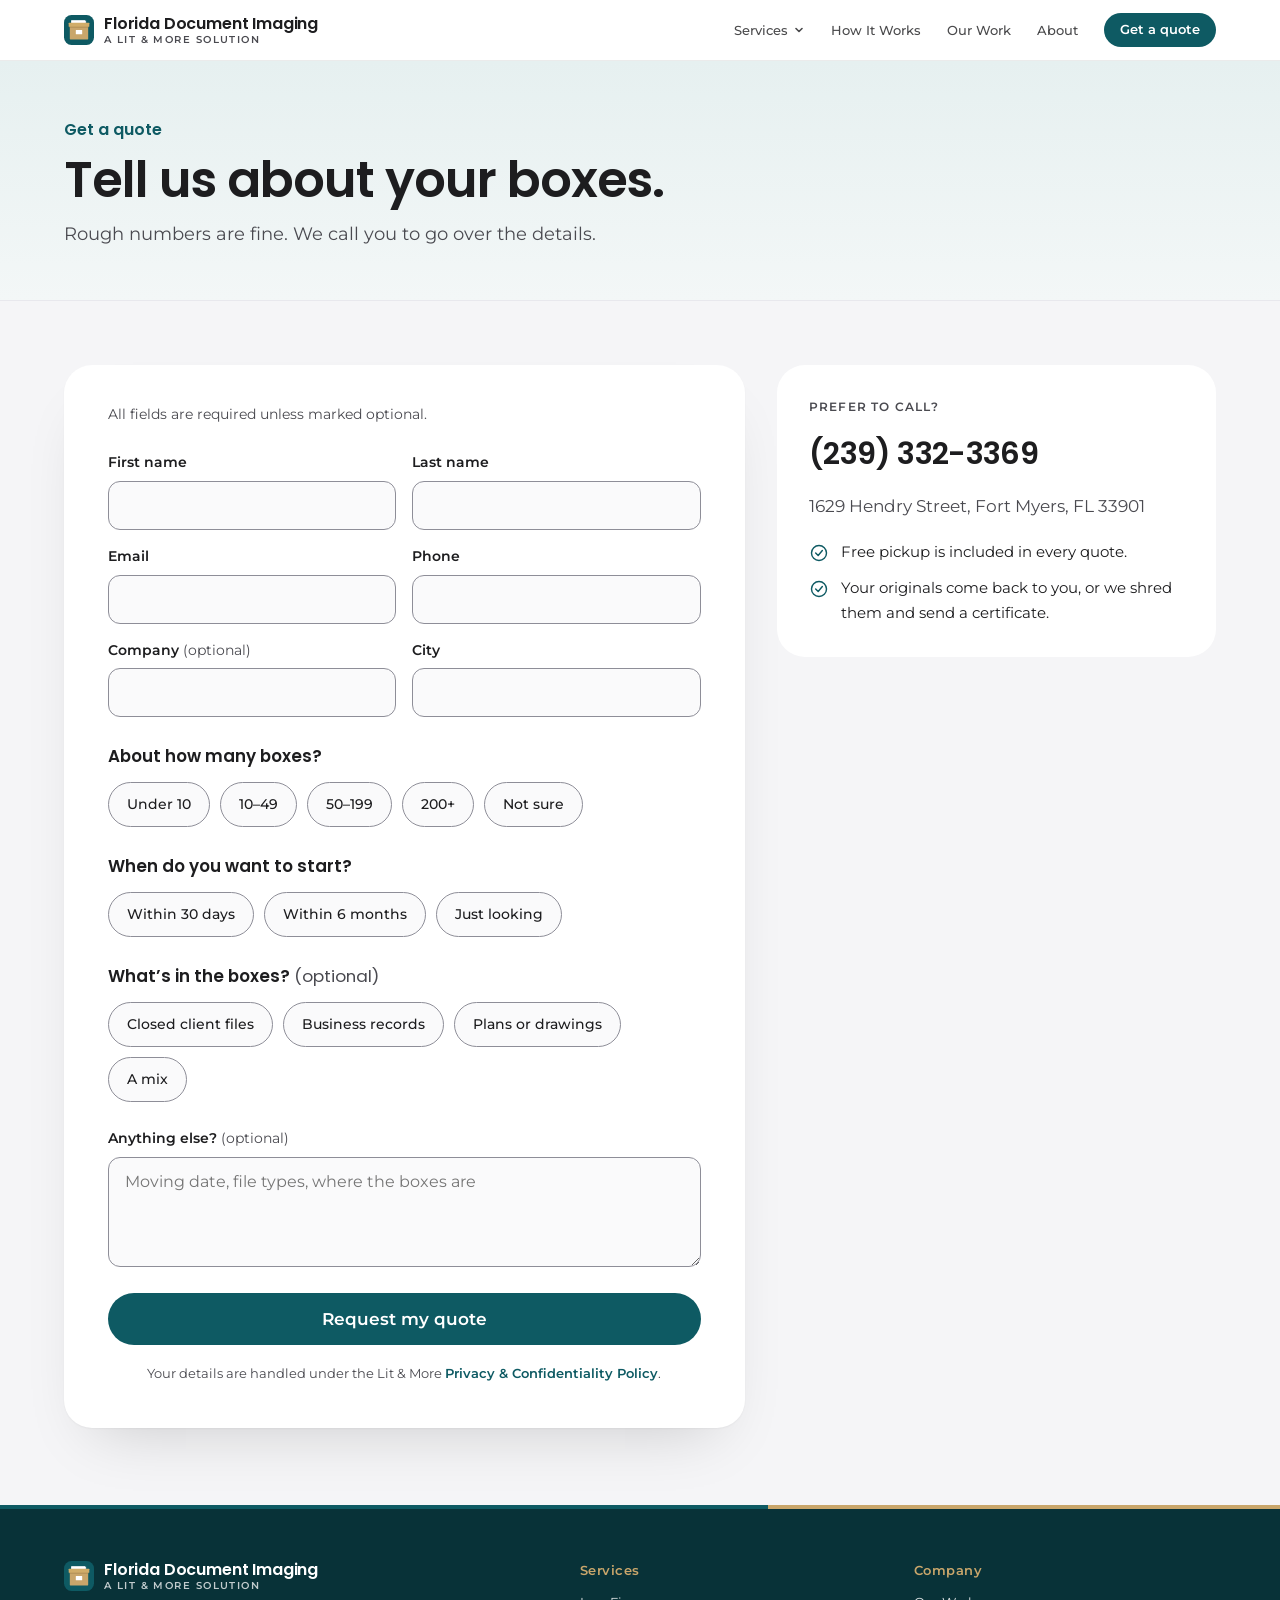
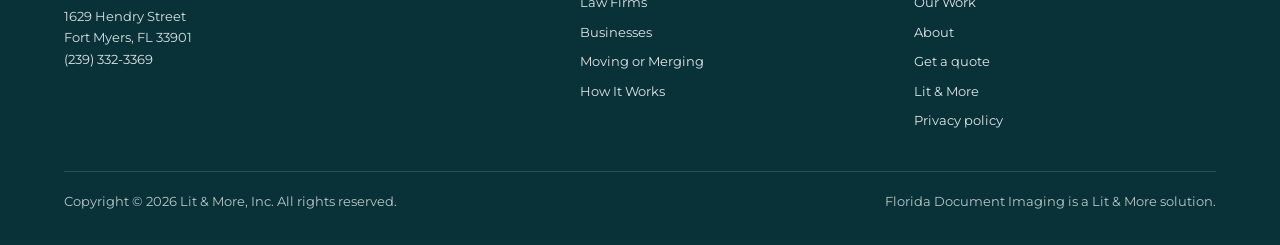
<file: quote.html>
<!doctype html><html lang="en"><head><meta charset="utf-8"><script>document.documentElement.className+=" js"</script><meta name="viewport" content="width=device-width, initial-scale=1, viewport-fit=cover"><title>Get a Quote | Florida Document Imaging</title><meta name="claude:viewport-fit-sides" content="cover"><meta name="description" content="Request a quote for scanning your file boxes. Tell us roughly how many boxes and when you want to start."><link rel="canonical" href="https://www.floridadocumentimaging.com/quote/"><meta property="og:title" content="Get a Quote | Florida Document Imaging"><meta property="og:description" content="Request a quote for scanning your file boxes. Tell us roughly how many boxes and when you want to start."><meta property="og:url" content="https://www.floridadocumentimaging.com/quote/"><meta property="og:type" content="website"><meta property="og:site_name" content="Florida Document Imaging"><meta property="og:image" content="https://www.floridadocumentimaging.com/images/og-image.jpg"><meta property="og:image:width" content="1200"><meta property="og:image:height" content="630"><meta property="og:image:alt" content="Florida Document Imaging: your file boxes, scanned and searchable."><meta name="twitter:card" content="summary_large_image"><meta name="twitter:image" content="https://www.floridadocumentimaging.com/images/og-image.jpg"><link rel="preconnect" href="https://fonts.googleapis.com"><link rel="preconnect" href="https://fonts.gstatic.com" crossorigin><link rel="stylesheet" href="https://fonts.googleapis.com/css2?family=Montserrat:wght@400;500;600;700&family=Poppins:wght@500;600&display=swap"><meta name="theme-color" content="#ffffff"><link rel="icon" href="/images/favicon.svg" type="image/svg+xml"><link rel="icon" href="/images/favicon-32.png" sizes="32x32" type="image/png"><link rel="apple-touch-icon" href="/images/apple-touch-icon.png"><link rel="stylesheet" href="/styles.css"></head><body><header class="site-head"><div class="wrap head-row"><a class="brand" href="/"><svg class="brand-mark" viewBox="0 0 32 32" aria-hidden="true"><rect width="32" height="32" rx="8" fill="#0E5A63"/><rect x="8.4" y="6" width="15.2" height="4" fill="#E3E6EA"/><rect x="7.6" y="5.6" width="14.8" height="4" fill="#fff"/><rect x="6.2" y="11.4" width="19.6" height="14.6" rx=".6" fill="#C9A66B"/><rect x="5" y="8.2" width="22" height="4.3" rx=".6" fill="#D1AD69"/><rect x="6.2" y="12.5" width="19.6" height="1" fill="#B08F55"/><rect x="12.6" y="16" width="6.8" height="4.6" rx=".3" fill="#fff"/></svg><span class="brand-text"><b>Florida Document Imaging</b><small>A Lit &amp; More solution</small></span></a><button class="menu-toggle" aria-expanded="false" aria-controls="site-nav" aria-label="Menu"><span></span><span></span><span></span></button><nav class="nav" id="site-nav" aria-label="Main"><div class="dd"><button class="dd-toggle" type="button" aria-expanded="false" aria-controls="dd-services">Services<svg viewBox="0 0 12 12" aria-hidden="true"><path d="M3 4.5 6 7.5 9 4.5" fill="none" stroke="currentColor" stroke-width="1.6" stroke-linecap="round" stroke-linejoin="round"/></svg></button><div class="dd-menu" id="dd-services"><a href="/law-firms/"><b>Law Firms</b><span>Closed client files</span></a><a href="/businesses/"><b>Businesses</b><span>Records and project files</span></a><a href="/moving-merging/"><b>Moving or Merging</b><span>Scan instead of moving</span></a></div></div><a href="/how-it-works/">How It Works</a><a href="/our-work/">Our Work</a><a href="/about/">About</a><a class="btn sm head-cta" href="/quote/">Get a quote</a></nav></div></header><main><section class="hero page"><div class="wrap"><p class="eyebrow">Get a quote</p><h1>Tell us about your boxes.</h1><p class="lede">Rough numbers are fine. We call you to go over the details.</p></div></section>
<section class="alt" style="padding-top:clamp(40px,5vw,64px)"><div class="wrap form-grid">
<form id="quote-form" data-portal="243506781" data-form="a58d6e08-6524-4c99-b079-205dfdfc6d91" novalidate>
<p class="form-note">All fields are required unless marked optional.</p>
<div class="fields">
<label for="firstname">First name<input id="firstname" name="firstname" autocomplete="given-name" required></label>
<label for="lastname">Last name<input id="lastname" name="lastname" autocomplete="family-name" required></label>
<label for="email">Email<input id="email" name="email" type="email" autocomplete="email" required></label>
<label for="phone">Phone<input id="phone" name="phone" type="tel" autocomplete="tel" required></label>
<label for="company"><span>Company <span class="opt">(optional)</span></span><input id="company" name="company" autocomplete="organization"></label>
<label for="city">City<input id="city" name="city" autocomplete="address-level2" required></label>
</div>
<fieldset><legend>About how many boxes?</legend><div class="chips"><label><input type="radio" name="lit_backfile_box_count" value="under_10" id="lit_backfile_box_count-0" required>Under 10</label><label><input type="radio" name="lit_backfile_box_count" value="10_to_50" id="lit_backfile_box_count-1">10&ndash;49</label><label><input type="radio" name="lit_backfile_box_count" value="50_to_200" id="lit_backfile_box_count-2">50&ndash;199</label><label><input type="radio" name="lit_backfile_box_count" value="200_plus" id="lit_backfile_box_count-3">200+</label><label><input type="radio" name="lit_backfile_box_count" value="not_sure" id="lit_backfile_box_count-4">Not sure</label></div></fieldset>
<fieldset><legend>When do you want to start?</legend><div class="chips"><label><input type="radio" name="lit_backfile_timing" value="within_30_days" id="lit_backfile_timing-0" required>Within 30 days</label><label><input type="radio" name="lit_backfile_timing" value="within_6_months" id="lit_backfile_timing-1">Within 6 months</label><label><input type="radio" name="lit_backfile_timing" value="just_looking" id="lit_backfile_timing-2">Just looking</label></div></fieldset>
<fieldset><legend>What&rsquo;s in the boxes? <span class="opt">(optional)</span></legend><div class="chips"><label><input type="radio" name="lit_backfile_contents" value="closed_client_files" id="lit_backfile_contents-0">Closed client files</label><label><input type="radio" name="lit_backfile_contents" value="business_records" id="lit_backfile_contents-1">Business records</label><label><input type="radio" name="lit_backfile_contents" value="plans_or_drawings" id="lit_backfile_contents-2">Plans or drawings</label><label><input type="radio" name="lit_backfile_contents" value="a_mix" id="lit_backfile_contents-3">A mix</label></div></fieldset>
<label for="message"><span>Anything else? <span class="opt">(optional)</span></span><textarea id="message" name="message" rows="4" placeholder="Moving date, file types, where the boxes are"></textarea></label>
<button class="btn" type="submit">Request my quote</button><p class="form-privacy">Your details are handled under the Lit &amp; More <a href="https://www.litnmore.com/privacy-policy/" target="_blank" rel="noopener">Privacy &amp; Confidentiality Policy</a>.</p>
<p class="form-msg" id="form-msg" role="status" hidden></p>
</form>
<aside class="side-card">
<span class="label">Prefer to call?</span>
<a class="big" href="tel:+12393323369">(239) 332-3369</a>
<p>1629 Hendry Street, Fort Myers, FL 33901</p>
<ul>
<li><svg viewBox="0 0 24 24" fill="none" stroke="currentColor" stroke-width="1.7" stroke-linecap="round" stroke-linejoin="round" aria-hidden="true"><circle cx="12" cy="12" r="9"/><path d="m8 12 3 3 5-6"/></svg><span>Free pickup is included in every quote.</span></li>
<li><svg viewBox="0 0 24 24" fill="none" stroke="currentColor" stroke-width="1.7" stroke-linecap="round" stroke-linejoin="round" aria-hidden="true"><circle cx="12" cy="12" r="9"/><path d="m8 12 3 3 5-6"/></svg><span>Your originals come back to you, or we shred them and send a certificate.</span></li>
</ul>
</aside>
</div></section></main><footer class="site-foot"><div class="wrap">
<div class="foot-grid">
<div class="foot-brand"><a class="brand" href="/"><svg class="brand-mark" viewBox="0 0 32 32" aria-hidden="true"><rect width="32" height="32" rx="8" fill="#0E5A63"/><rect x="8.4" y="6" width="15.2" height="4" fill="#E3E6EA"/><rect x="7.6" y="5.6" width="14.8" height="4" fill="#fff"/><rect x="6.2" y="11.4" width="19.6" height="14.6" rx=".6" fill="#C9A66B"/><rect x="5" y="8.2" width="22" height="4.3" rx=".6" fill="#D1AD69"/><rect x="6.2" y="12.5" width="19.6" height="1" fill="#B08F55"/><rect x="12.6" y="16" width="6.8" height="4.6" rx=".3" fill="#fff"/></svg><span class="brand-text"><b>Florida Document Imaging</b><small>A Lit &amp; More solution</small></span></a><p>1629 Hendry Street<br>Fort Myers, FL 33901<br><a href="tel:+12393323369">(239) 332-3369</a></p></div>
<div><h4>Services</h4><ul><li><a href="/law-firms/">Law Firms</a></li><li><a href="/businesses/">Businesses</a></li><li><a href="/moving-merging/">Moving or Merging</a></li><li><a href="/how-it-works/">How It Works</a></li></ul></div>
<div><h4>Company</h4><ul><li><a href="/our-work/">Our Work</a></li><li><a href="/about/">About</a></li><li><a href="/quote/">Get a quote</a></li><li><a href="https://www.litnmore.com" rel="noopener">Lit &amp; More</a></li><li><a href="https://www.litnmore.com/privacy-policy/" rel="noopener">Privacy policy</a></li></ul></div>
</div>
<div class="foot-base"><span>Copyright &copy; <span data-year>2026</span> Lit &amp; More, Inc. All rights reserved.</span><span>Florida Document Imaging is a Lit &amp; More solution.</span></div>
</div></footer><script src="/site.js"></script><script type="text/javascript" id="hs-script-loader" async defer src="https://js.hs-scripts.com/243506781.js"></script></body></html>
</file>
<file: styles.css>
/* Florida Document Imaging — a Lit & More solution
   Apple-style layout · Gulf Teal + Sand palette · Poppins (headings) + Montserrat (body) */

:root {
  --teal: #0E5A63;
  --teal-dark: #0A454C;
  --teal-deep: #083238;
  --teal-tint: #E6F0F0;
  --sand: #C9A66B;
  --sand-tint: #F6EEDF;

  --bg: #FFFFFF;
  --bg-alt: #F5F5F7;          /* Apple light grey */
  --ink: #1D1D1F;             /* Apple near-black */
  --ink-2: #4A4A50;           /* secondary text, ~8.5:1 on white */
  --rule: #D2D2D7;
  --rule-soft: #E8E8ED;

  --display: "Poppins", -apple-system, BlinkMacSystemFont, "Segoe UI", sans-serif;
  --body: "Montserrat", -apple-system, BlinkMacSystemFont, "Segoe UI", sans-serif;

  --wrap: 1200px;
  --radius-lg: 28px;
  --radius: 18px;
  --ease: cubic-bezier(.25, .1, .25, 1);
  color-scheme: light;
}

* { box-sizing: border-box; }
html, body { margin: 0; }
html { scroll-behavior: smooth; -webkit-text-size-adjust: 100%; }
body {
  background: var(--bg); color: var(--ink);
  font-family: var(--body); font-size: 17px; line-height: 1.6;
  -webkit-font-smoothing: antialiased; -moz-osx-font-smoothing: grayscale;
}
img, svg { display: block; }
a { color: var(--teal); text-decoration: none; }
a:hover { text-decoration: underline; text-underline-offset: 3px; }
:focus-visible { outline: 3px solid rgba(14, 90, 99, .4); outline-offset: 3px; border-radius: 6px; }

.wrap {
  max-width: var(--wrap); margin: 0 auto;
  padding-left: max(24px, env(safe-area-inset-left, 0px));
  padding-right: max(24px, env(safe-area-inset-right, 0px));
}
.wrap.narrow { max-width: var(--wrap); }

/* ---------- Type ---------- */
h1, h2, h3 { font-family: var(--display); color: var(--ink); margin: 0; text-wrap: balance; font-weight: 600; }
h1 { font-size: clamp(2rem, 4.2vw, 3.1rem); line-height: 1.1; letter-spacing: -0.02em; }
h2 { font-size: clamp(1.55rem, 2.8vw, 2.15rem); line-height: 1.15; letter-spacing: -0.015em; }
h3 { font-size: 1.15rem; line-height: 1.3; letter-spacing: -0.005em; }
p { margin: 0; }
.eyebrow {
  font-family: var(--display); font-size: 1rem; font-weight: 600; color: var(--teal);
  letter-spacing: 0; margin-bottom: 10px;
}
.lede { font-size: clamp(1.05rem, 1.4vw, 1.2rem); line-height: 1.5; color: var(--ink-2); max-width: 62ch; }
.center { text-align: center; }
.center .lede, .lede.center { margin-left: auto; margin-right: auto; }
.muted { color: var(--ink-2); }

/* ---------- Header (frosted glass, Apple-style) ---------- */
.site-head {
  position: sticky; top: 0; z-index: 50;
  background: rgba(255, 255, 255, .78);
  -webkit-backdrop-filter: saturate(180%) blur(20px); backdrop-filter: saturate(180%) blur(20px);
  border-bottom: 1px solid rgba(0, 0, 0, .08);
}
.head-row { display: flex; align-items: center; justify-content: space-between; gap: 20px; height: 60px; position: relative; }
.brand { display: flex; align-items: center; gap: 10px; color: var(--ink); line-height: 1.1; white-space: nowrap; }
.brand:hover { text-decoration: none; }
.brand-mark { width: 30px; height: 30px; flex: none; }
.brand-text b { display: block; font-family: var(--display); font-weight: 600; font-size: 1rem; letter-spacing: -0.01em; }
.brand-text small { display: block; font-size: .64rem; font-weight: 600; letter-spacing: .14em; text-transform: uppercase; color: var(--ink-2); margin-top: 2px; }
.nav { display: flex; align-items: center; gap: 26px; }
.nav a:not(.btn) { color: var(--ink); opacity: .8; font-size: .82rem; font-weight: 500; white-space: nowrap; transition: opacity .2s; }
.nav a:not(.btn):hover { opacity: 1; text-decoration: none; }
.nav a[aria-current="page"] { opacity: 1; font-weight: 600; color: var(--teal); }
.menu-toggle {
  display: none; width: 40px; height: 40px; border: 0; background: transparent; cursor: pointer;
  padding: 0; border-radius: 10px; color: var(--ink);
}
.menu-toggle span { display: block; width: 18px; height: 1.5px; background: currentColor; margin: 5px auto; transition: transform .3s var(--ease), opacity .2s; }
.menu-toggle[aria-expanded="true"] span:nth-child(1) { transform: translateY(6.5px) rotate(45deg); }
.menu-toggle[aria-expanded="true"] span:nth-child(2) { opacity: 0; }
.menu-toggle[aria-expanded="true"] span:nth-child(3) { transform: translateY(-6.5px) rotate(-45deg); }

@media (max-width: 1000px) {
  .menu-toggle { display: block; }
  .nav {
    position: absolute; top: 60px; left: 0; right: 0; flex-direction: column; align-items: stretch; gap: 0;
    background: rgba(255, 255, 255, .97); -webkit-backdrop-filter: blur(20px); backdrop-filter: blur(20px);
    padding: 8px 22px 24px; border-bottom: 1px solid var(--rule-soft);
    box-shadow: 0 20px 40px rgba(0, 0, 0, .08);
    opacity: 0; visibility: hidden; transform: translateY(-8px);
    transition: opacity .25s var(--ease), transform .25s var(--ease), visibility .25s;
  }
  .nav.open { opacity: 1; visibility: visible; transform: none; }
  .nav a:not(.btn) { font-size: 1.15rem; font-family: var(--display); font-weight: 500; padding: 13px 0; border-bottom: 1px solid var(--rule-soft); opacity: 1; }
  .nav .btn { margin-top: 18px; }
}

/* ---------- Buttons & links ---------- */
.btn {
  display: inline-flex; align-items: center; justify-content: center; gap: 8px;
  background: var(--teal); color: #fff; font-family: var(--body); font-weight: 600; font-size: 1rem;
  padding: 13px 26px; border-radius: 980px; border: 0; cursor: pointer; white-space: nowrap;
  transition: background .2s var(--ease), transform .2s var(--ease), box-shadow .2s var(--ease);
}
.btn:hover { background: var(--teal-dark); text-decoration: none; transform: translateY(-1px); box-shadow: 0 8px 20px rgba(14, 90, 99, .25); }
.btn:active { transform: scale(.98); }
.btn.sm { font-size: .8rem; padding: 7px 16px; }
.btn.light { background: #fff; color: var(--teal-deep); }
.btn.light:hover { background: var(--sand-tint); box-shadow: 0 8px 20px rgba(0, 0, 0, .2); }
.btn[disabled] { opacity: .5; cursor: default; transform: none; box-shadow: none; }
.link-more { font-weight: 600; color: var(--teal); white-space: nowrap; }
.link-more::after { content: " \203A"; font-size: 1.15em; }
.cta-row { display: flex; flex-wrap: wrap; align-items: center; gap: 16px 28px; }
.center .cta-row { justify-content: center; }
.phone-link { font-weight: 600; color: var(--teal); }

/* ---------- Sections ---------- */
section { padding-block: clamp(48px, 6vw, 80px); }
section.alt { background: var(--bg-alt); }
section.tight { padding-block: clamp(36px, 4.5vw, 56px); }
.section-head { margin-bottom: clamp(24px, 3vw, 40px); }
.section-head.center { max-width: 820px; margin-left: auto; margin-right: auto; }
.section-head .lede { margin-top: 12px; }

/* Hero */
.hero { padding-block: clamp(28px, 3.5vw, 48px) clamp(48px, 6vw, 72px); text-align: center; }
.hero h1 { max-width: 24ch; margin: 0 auto; }
.hero .lede { margin: 16px auto 0; max-width: 64ch; }
.hero .cta-row { justify-content: center; margin-top: 26px; }
.hero.page { padding-bottom: clamp(48px, 6vw, 80px); }
/* Inner pages: left-aligned intro on a tinted band, so they read differently from the centered Home hero */
.hero.page {
  text-align: left; background: linear-gradient(180deg, var(--teal-tint) 0%, #F3F7F7 100%);
  border-bottom: 1px solid var(--rule-soft);
  padding-block: clamp(36px, 4.5vw, 56px) clamp(36px, 4.5vw, 52px);
}
.hero.page h1 { margin: 0; max-width: 22ch; }
.hero.page .lede { margin: 14px 0 0; max-width: 60ch; }
.hero.page .cta-row { justify-content: flex-start; margin-top: 22px; }

/* Hero visual: file boxes */
.boxes { display: grid; grid-template-columns: repeat(3, 1fr); gap: 24px; max-width: 1080px; margin: clamp(32px, 4.5vw, 52px) auto 0; }
.box {
  position: relative; background: linear-gradient(180deg, #FBF6EC 0%, var(--sand-tint) 100%);
  border-radius: var(--radius); padding: 22px 22px 20px; text-align: left;
  box-shadow: 0 1px 1px rgba(0, 0, 0, .04), 0 18px 40px -18px rgba(90, 60, 10, .35);
  border: 1px solid rgba(201, 166, 107, .35);
}
.box::before { /* handle cut-out */
  content: ""; position: absolute; top: 12px; left: 50%; width: 46px; height: 10px; transform: translateX(-50%);
  border-radius: 10px; background: rgba(120, 90, 40, .14);
}
.box .meta { display: flex; justify-content: space-between; font-size: .7rem; font-weight: 600; letter-spacing: .12em; text-transform: uppercase; color: #8A7346; margin-top: 14px; font-variant-numeric: tabular-nums; }
.box .name { font-family: var(--display); font-weight: 600; font-size: 1.45rem; color: var(--ink); margin: 10px 0 14px; letter-spacing: -0.01em; }
.box .status { display: inline-flex; align-items: center; gap: 6px; font-size: .75rem; font-weight: 600; color: var(--teal); background: #fff; padding: 4px 10px; border-radius: 980px; }
.box .status::before { content: ""; width: 6px; height: 6px; border-radius: 50%; background: var(--teal); }
.box:nth-child(2) { transform: translateY(18px); }
@media (max-width: 760px) {
  .boxes { grid-template-columns: 1fr; max-width: 360px; }
  .box:nth-child(2) { transform: none; }
}

/* Stats strip */
.stats { display: grid; grid-template-columns: repeat(4, 1fr); gap: 24px; text-align: center; }
.stat b { display: block; font-family: var(--display); font-weight: 600; font-size: clamp(1.8rem, 3.4vw, 2.5rem); letter-spacing: -0.03em; line-height: 1.05; color: var(--ink); }
.stat b em { font-style: normal; color: var(--teal); }
.stat span { display: block; margin-top: 8px; font-size: .9rem; color: var(--ink-2); line-height: 1.4; }
@media (max-width: 760px) { .stats { grid-template-columns: 1fr 1fr; row-gap: 40px; } }

/* Cards */
.cards { display: grid; grid-template-columns: repeat(3, 1fr); gap: 20px; }
.cards.two { grid-template-columns: repeat(2, 1fr); }
.card {
  background: var(--bg); border-radius: var(--radius-lg); padding: 36px 32px 32px;
  display: flex; flex-direction: column; gap: 12px; min-width: 0;
  transition: transform .35s var(--ease), box-shadow .35s var(--ease);
}
section:not(.alt) .card { background: var(--bg-alt); }
.card:hover { transform: translateY(-2px); box-shadow: 0 24px 48px -20px rgba(0, 0, 0, .18); }
.card .icon { width: 48px; height: 48px; border-radius: 14px; background: var(--teal-tint); color: var(--teal); display: grid; place-items: center; margin-bottom: 8px; }
.card .icon svg { width: 26px; height: 26px; }
.card .kicker { font-size: .78rem; font-weight: 600; color: var(--ink-2); }
.card p { color: var(--ink-2); }
.card .link-more { margin-top: auto; padding-top: 10px; }
@media (max-width: 900px) { .cards, .cards.two { grid-template-columns: 1fr; } }

/* Steps */
.steps { list-style: none; margin: 0; padding: 0; display: grid; grid-template-columns: repeat(4, 1fr); gap: 32px; counter-reset: step; position: relative; }
.steps::before { content: ""; position: absolute; top: 28px; left: 12.5%; right: 12.5%; height: 2px; background: linear-gradient(90deg, var(--teal-tint), var(--sand), var(--teal-tint)); }
.steps li { position: relative; text-align: center; display: flex; flex-direction: column; align-items: center; gap: 10px; }
.steps li::before {
  counter-increment: step; content: counter(step);
  width: 56px; height: 56px; border-radius: 50%; display: grid; place-items: center;
  background: var(--teal); color: #fff; font-family: var(--display); font-weight: 600; font-size: 1.3rem;
  box-shadow: 0 0 0 8px var(--bg); margin-bottom: 12px; position: relative;
}
section.alt .steps li::before { box-shadow: 0 0 0 8px var(--bg-alt); }
.steps li p { color: var(--ink-2); font-size: .95rem; max-width: 32ch; }
@media (max-width: 860px) {
  .steps { grid-template-columns: 1fr; gap: 0; max-width: 520px; margin: 0 auto; }
  .steps::before { top: 28px; bottom: 28px; left: 27px; right: auto; width: 2px; height: auto; background: linear-gradient(180deg, var(--teal-tint), var(--sand), var(--teal-tint)); }
  .steps li { display: grid; grid-template-columns: 56px 1fr; column-gap: 20px; text-align: left; align-items: start; padding-bottom: 24px; }
  .steps li::before { grid-row: span 2; margin: 0; }
  .steps li h3 { padding-top: 12px; }
  .steps li p { max-width: none; }
}

/* Split layout */
.split { display: grid; grid-template-columns: 1fr 1fr; gap: clamp(40px, 5vw, 72px); align-items: center; }
.split.top { align-items: start; }
.split .stack > * + * { margin-top: 18px; }
.split p { color: var(--ink-2); }
.split p.strong { color: var(--ink); font-weight: 500; }
@media (max-width: 860px) { .split { grid-template-columns: 1fr; } }

/* Spec list (Apple "tech specs" style) */
.specs { margin: 0; padding: 0; }
.specs div { display: grid; grid-template-columns: 220px 1fr; gap: 24px; padding: 22px 0; border-top: 1px solid var(--rule); }
.specs div:last-child { border-bottom: 1px solid var(--rule); }
.specs dt { font-family: var(--display); font-weight: 600; font-size: 1.05rem; color: var(--ink); }
.specs dd { margin: 0; color: var(--ink-2); }
.specs.compact div { grid-template-columns: 1fr; gap: 4px; padding: 18px 0; }
@media (max-width: 640px) { .specs div { grid-template-columns: 1fr; gap: 6px; } }

/* Client list */
.clients { background: var(--bg); border-radius: var(--radius-lg); padding: 8px 32px; }
section:not(.alt) .clients { background: var(--bg-alt); }
.clients table { width: 100%; border-collapse: collapse; }
.clients caption { text-align: left; }
.clients th { text-align: left; font-size: .75rem; font-weight: 600; letter-spacing: .08em; text-transform: uppercase; color: var(--ink-2); padding: 20px 0 12px; border-bottom: 1px solid var(--rule); }
.clients th:last-child, .clients td.num { text-align: right; }
.clients td { padding: 18px 0; border-bottom: 1px solid var(--rule-soft); vertical-align: middle; }
.clients tr:last-child td { border-bottom: 0; }
.clients td:first-child { font-family: var(--display); font-weight: 600; color: var(--ink); padding-right: 16px; }
.clients td.proj { color: var(--ink-2); font-size: .92rem; padding-right: 16px; }
.clients td.num { font-family: var(--display); font-weight: 600; font-size: 1.15rem; color: var(--teal); font-variant-numeric: tabular-nums; white-space: nowrap; }
.clients td.num small { display: block; font-family: var(--body); font-size: .68rem; font-weight: 500; color: var(--ink-2); letter-spacing: .04em; }
@media (max-width: 640px) {
  .clients { padding: 4px 20px; }
  .clients thead { display: none; }
  .clients tr { display: grid; grid-template-columns: 1fr auto; column-gap: 12px; padding: 16px 0; border-bottom: 1px solid var(--rule-soft); }
  .clients tr:last-child { border-bottom: 0; }
  .clients td { border: 0; padding: 0; }
  .clients td.proj { grid-column: 1; grid-row: 2; font-size: .85rem; margin-top: 2px; }
  .clients td.num { grid-column: 2; grid-row: 1 / span 2; align-self: center; }
}

/* Testimonial */
.quote { text-align: center; max-width: 1000px; margin: 0 auto; }
.quote .mark { font-family: var(--display); font-size: 5rem; line-height: .6; color: var(--sand); height: 40px; }
.quote p { font-family: var(--display); font-weight: 500; font-size: clamp(1.2rem, 2.2vw, 1.6rem); line-height: 1.35; letter-spacing: -0.015em; color: var(--ink); }
.quote cite { display: block; margin-top: 24px; font-style: normal; color: var(--ink-2); font-size: .95rem; }
.quote cite b { color: var(--ink); font-weight: 600; }

/* CTA panel */
.cta-panel {
  background: radial-gradient(120% 140% at 100% 0%, #13707A 0%, var(--teal) 45%, var(--teal-deep) 100%);
  color: #fff; border-radius: var(--radius-lg); text-align: center;
  padding: clamp(40px, 5.5vw, 64px) clamp(24px, 5vw, 64px); position: relative; overflow: hidden;
}
.cta-panel::after { content: ""; position: absolute; width: 420px; height: 420px; right: -140px; bottom: -220px; border-radius: 50%; border: 60px solid rgba(201, 166, 107, .14); }
.cta-panel h2 { color: #fff; }
.cta-panel .lede { color: rgba(255, 255, 255, .9); margin: 16px auto 0; }
.cta-panel .cta-row { justify-content: center; margin-top: 32px; position: relative; z-index: 1; }
.cta-panel .phone-link { color: #fff; }

/* Quote form */
.form-grid { display: grid; grid-template-columns: 1.55fr 1fr; gap: 32px; align-items: start; }
@media (max-width: 900px) { .form-grid { grid-template-columns: 1fr; } }
form { background: var(--bg); border-radius: var(--radius-lg); padding: clamp(24px, 4vw, 44px); display: grid; gap: 26px; box-shadow: 0 1px 2px rgba(0,0,0,.04), 0 30px 60px -30px rgba(0, 0, 0, .18); }
.fields { display: grid; grid-template-columns: 1fr 1fr; gap: 16px; }
@media (max-width: 640px) { .fields { grid-template-columns: 1fr; } }
label { display: grid; gap: 7px; font-size: .85rem; font-weight: 600; color: var(--ink); min-width: 0; }
.opt { font-weight: 400; color: var(--ink-2); }
input, select, textarea {
  font: 400 1rem var(--body); color: var(--ink); background: #FAFAFB;
  border: 1px solid #8E8E98; border-radius: 12px; padding: 14px 16px; width: 100%;
  transition: border-color .2s, background .2s, box-shadow .2s;
}
input:hover, textarea:hover { border-color: #5F5F68; }
input:focus, textarea:focus { outline: none; background: #fff; border-color: var(--teal); box-shadow: 0 0 0 4px rgba(14, 90, 99, .12); }
textarea { resize: vertical; min-height: 110px; }
fieldset { border: 0; padding: 0; margin: 0; min-width: 0; }
legend { font-family: var(--display); font-weight: 600; font-size: 1.05rem; color: var(--ink); padding: 0; margin-bottom: 12px; }
.chips { display: flex; flex-wrap: wrap; gap: 10px; }
.chips label { position: relative; display: inline-flex; align-items: center; font-weight: 500; font-size: .9rem; background: #FAFAFB; border: 1px solid #8E8E98; border-radius: 980px; padding: 10px 18px; cursor: pointer; transition: all .2s var(--ease); }
.chips label:hover { border-color: #5F5F68; }
.chips input { position: absolute; opacity: 0; width: 1px; height: 1px; pointer-events: none; }
.chips label:has(input:checked) { background: var(--teal-tint); border-color: var(--teal); color: var(--teal-deep); font-weight: 600; }
.chips label:has(input:focus-visible) { box-shadow: 0 0 0 4px rgba(14, 90, 99, .2); }
form .btn { width: 100%; padding-block: 16px; font-size: 1.05rem; }
.form-msg { font-weight: 600; border-radius: 12px; padding: 14px 16px; background: var(--teal-tint); color: var(--teal-deep); }
.form-msg[data-state="err"] { background: #FBEDEA; color: #8A2A1B; }
.side-card { background: var(--bg); border-radius: var(--radius-lg); padding: 32px; display: grid; gap: 14px; }
.side-card .big { font-family: var(--display); font-weight: 600; font-size: 1.9rem; letter-spacing: -0.02em; color: var(--ink); }
.side-card .label { font-size: .75rem; font-weight: 600; letter-spacing: .1em; text-transform: uppercase; color: var(--ink-2); }
.side-card p { color: var(--ink-2); }
.side-card ul { list-style: none; padding: 0; margin: 6px 0 0; display: grid; gap: 12px; }
.side-card li { display: flex; gap: 12px; align-items: flex-start; color: var(--ink); font-size: .95rem; }
.side-card li svg { width: 20px; height: 20px; color: var(--teal); flex: none; margin-top: 3px; }

/* ---------- Footer (Apple-style light) ---------- */
.site-foot { background: var(--bg-alt); color: var(--ink-2); font-size: .8rem; padding-block: 56px 32px; border-top: 1px solid var(--rule-soft); }
.foot-grid { display: grid; grid-template-columns: 1.6fr 1fr 1fr; gap: 32px; }
.foot-grid h4 { font-family: var(--body); font-size: .8rem; font-weight: 600; color: var(--ink); margin: 0 0 12px; }
.foot-grid ul { list-style: none; margin: 0; padding: 0; display: grid; gap: 9px; }
.foot-grid a { color: var(--ink-2); }
.foot-grid a:hover { color: var(--ink); }
.foot-brand .brand { margin-bottom: 14px; }
.foot-brand p { line-height: 1.7; }
.foot-base { margin-top: 40px; padding-top: 20px; border-top: 1px solid var(--rule); display: flex; flex-wrap: wrap; justify-content: space-between; gap: 10px; }
@media (max-width: 760px) { .foot-grid { grid-template-columns: 1fr 1fr; } .foot-brand { grid-column: 1 / -1; } }

/* ---------- Motion ----------
   Content is always visible. The only motion is hover feedback on buttons and cards. */
@media (prefers-reduced-motion: reduce) {
  html { scroll-behavior: auto; }
  * { transition: none !important; }
}

/* Refinements */
.foot-grid .foot-brand .brand { color: var(--ink); }
.side-card { position: sticky; top: 84px; }
.side-card a.big { color: var(--ink); }
@media (max-width: 760px) {
  .box { padding: 16px 18px; }
  .box .name { font-size: 1.25rem; margin: 6px 0 10px; }
  .box:nth-child(3) { display: none; }
  .side-card { position: static; }
}

/* Footer: deep teal */
.site-foot { background: var(--teal-deep); color: rgba(255, 255, 255, .85); border-top: 0; position: relative; }
.site-foot::before { content: ""; position: absolute; left: 0; right: 0; top: 0; height: 4px; background: linear-gradient(90deg, var(--teal) 0 60%, var(--sand) 60%); }
.foot-grid h4 { color: var(--sand); letter-spacing: .04em; }
.foot-grid a, .foot-brand p a { color: rgba(255, 255, 255, .88); }
.foot-grid a:hover { color: #fff; }
.foot-grid .foot-brand .brand { color: #fff; }
.site-foot .brand-text small { color: rgba(255, 255, 255, .75); }
.foot-base { border-top-color: rgba(255, 255, 255, .14); color: rgba(255, 255, 255, .72); }
.map img { width: 100%; max-width: 380px; height: auto; margin: 0 auto; }

/* Form note */
.form-note { font-size: .9rem; color: var(--ink-2); margin-top: -6px; }

/* Section heading with a link on the right (Home: Our work) */
.section-head.head-row-split { display: flex; flex-wrap: wrap; align-items: flex-end; justify-content: space-between; gap: 12px 32px; }
.section-head.head-row-split .lede { max-width: 56ch; }

/* ---------- Services dropdown ---------- */
.dd { position: relative; }
.dd-toggle {
  display: inline-flex; align-items: center; gap: 5px; background: none; border: 0; padding: 6px 0; cursor: pointer;
  font: 500 .82rem var(--body); color: var(--ink); opacity: .8; transition: opacity .2s;
}
.dd-toggle:hover, .dd-toggle[aria-expanded="true"] { opacity: 1; }
.dd-toggle svg { width: 12px; height: 12px; transition: transform .2s var(--ease); }
.dd-toggle[aria-expanded="true"] svg { transform: rotate(180deg); }
.dd.is-current .dd-toggle { opacity: 1; font-weight: 600; color: var(--teal); }
.dd-menu {
  position: absolute; top: calc(100% + 14px); left: -18px; min-width: 280px; padding: 8px;
  background: #fff; border: 1px solid var(--rule-soft); border-radius: 16px;
  box-shadow: 0 18px 40px -12px rgba(0, 0, 0, .18);
  opacity: 0; visibility: hidden; transform: translateY(-4px);
  transition: opacity .18s var(--ease), transform .18s var(--ease), visibility .18s;
}
.dd-menu::before { content: ""; position: absolute; left: 0; right: 0; top: -16px; height: 16px; } /* hover bridge */
.dd.open .dd-menu { opacity: 1; visibility: visible; transform: none; }
@media (hover: hover) and (min-width: 1001px) {
  .dd:hover .dd-menu { opacity: 1; visibility: visible; transform: none; }
}
.nav .dd-menu a { display: block; padding: 10px 12px; border-radius: 10px; opacity: 1; white-space: normal; }
.nav .dd-menu a:hover { background: var(--bg-alt); text-decoration: none; }
.dd-menu b { display: block; font-weight: 600; font-size: .88rem; color: var(--ink); }
.dd-menu span { display: block; font-size: .78rem; color: var(--ink-2); margin-top: 1px; }
.nav .dd-menu a[aria-current="page"] { background: var(--teal-tint); }
.nav .dd-menu a[aria-current="page"] b { color: var(--teal-deep); }

@media (max-width: 1000px) {
  .dd { border-bottom: 1px solid var(--rule-soft); }
  .dd-toggle { width: 100%; justify-content: space-between; font: 500 1.15rem var(--display); padding: 13px 0; opacity: 1; }
  .dd-toggle svg { width: 16px; height: 16px; }
  .dd-menu { position: static; min-width: 0; padding: 0 0 10px; border: 0; box-shadow: none; border-radius: 0; background: transparent;
    display: none; opacity: 1; visibility: visible; transform: none; }
  .dd-menu::before { display: none; }
  .dd.open .dd-menu { display: block; }
  .nav .dd-menu a { padding: 9px 14px; border-bottom: 0; font-family: var(--body); }
}
@media (max-width: 1000px) {
  .nav { background: #fff; max-height: calc(100vh - 60px); overflow-y: auto; }
}

/* ---------- Hero: box photos ---------- */
.box-photo { margin: 0; display: flex; flex-direction: column; align-items: center; gap: 14px; }
.box-photo img { width: 100%; height: auto; aspect-ratio: 1 / 1; border-radius: var(--radius); background: #ECECEC; display: block; }
.box-photo .status { display: inline-flex; align-items: center; gap: 7px; font-size: .82rem; font-weight: 600; color: var(--teal-deep); background: var(--teal-tint); padding: 6px 14px; border-radius: 980px; }
.box-photo .status::before { content: ""; width: 6px; height: 6px; border-radius: 50%; background: var(--teal); }
.boxes .box-photo:nth-child(2) { transform: translateY(18px); }
@media (max-width: 760px) {
  /* Phone: swipeable row, one large box at a time with the next one peeking in */
  .boxes { display: flex; grid-template-columns: none; gap: 14px; max-width: none; overflow-x: auto; scroll-snap-type: x mandatory;
    margin-left: -24px; margin-right: -24px; padding: 0 24px 6px; scrollbar-width: none; }
  .boxes::-webkit-scrollbar { display: none; }
  .boxes .box-photo { flex: 0 0 72%; scroll-snap-align: center; }
  .boxes .box-photo:nth-child(2) { transform: none; }
}

/* Detail photo inside a split column (Law Firms) */
.detail-photo { margin: 28px 0 0; }
.detail-photo img { width: 100%; height: auto; display: block; border-radius: var(--radius); background: #ECECEC; }

/* ---------- How It Works: steps with photos ---------- */
.steps.with-photos { gap: 24px; }
.steps.with-photos::before { display: none; }
.steps.with-photos li { text-align: left; align-items: flex-start; gap: 8px; }
.steps.with-photos li img { order: -1; width: 100%; height: auto; aspect-ratio: 1 / 1; border-radius: var(--radius); background: #ECECEC; display: block; margin-bottom: 6px; }
.steps.with-photos li::before { width: 34px; height: 34px; font-size: .95rem; margin: 0; box-shadow: none; }
.steps.with-photos li { display: grid; grid-template-columns: 34px 1fr; column-gap: 12px; row-gap: 8px; align-items: center; }
.steps.with-photos li img { grid-column: 1 / -1; grid-row: 1; }
.steps.with-photos li::before { grid-column: 1; grid-row: 2; }
.steps.with-photos li h3 { grid-column: 2; grid-row: 2; padding: 0; }
.steps.with-photos li p { grid-column: 1 / -1; grid-row: 3; max-width: none; }
@media (max-width: 860px) {
  .steps.with-photos { grid-template-columns: 1fr 1fr; gap: 28px 18px; max-width: none; }
  .steps.with-photos li { padding-bottom: 0; grid-template-columns: 30px 1fr; }
  .steps.with-photos li::before { width: 30px; height: 30px; }
}
@media (max-width: 480px) {
  .steps.with-photos { grid-template-columns: 1fr 1fr; gap: 24px 14px; }
  .steps.with-photos li { grid-template-columns: 26px 1fr; column-gap: 8px; }
  .steps.with-photos li::before { width: 26px; height: 26px; font-size: .8rem; }
  .steps.with-photos li h3 { font-size: 1rem; }
  .steps.with-photos li p { font-size: .85rem; }
}
.steps.with-photos li { align-content: start; align-self: start; }

/* ---------- Wide banner photo (Moving or Merging) ---------- */
.banner-sec { padding-block: clamp(28px, 4vw, 48px); }
.banner { margin: 0; }
.banner img { width: 100%; height: auto; display: block; border-radius: var(--radius-lg); background: #ECECEC; }
@media (max-width: 640px) {
  .banner img { aspect-ratio: 4 / 3; object-fit: cover; border-radius: var(--radius); }
}

/* Privacy note under the quote button */
.form-privacy { font-size: .82rem; color: var(--ink-2); text-align: center; margin-top: -8px; }
.form-privacy a { font-weight: 600; }
</file>
